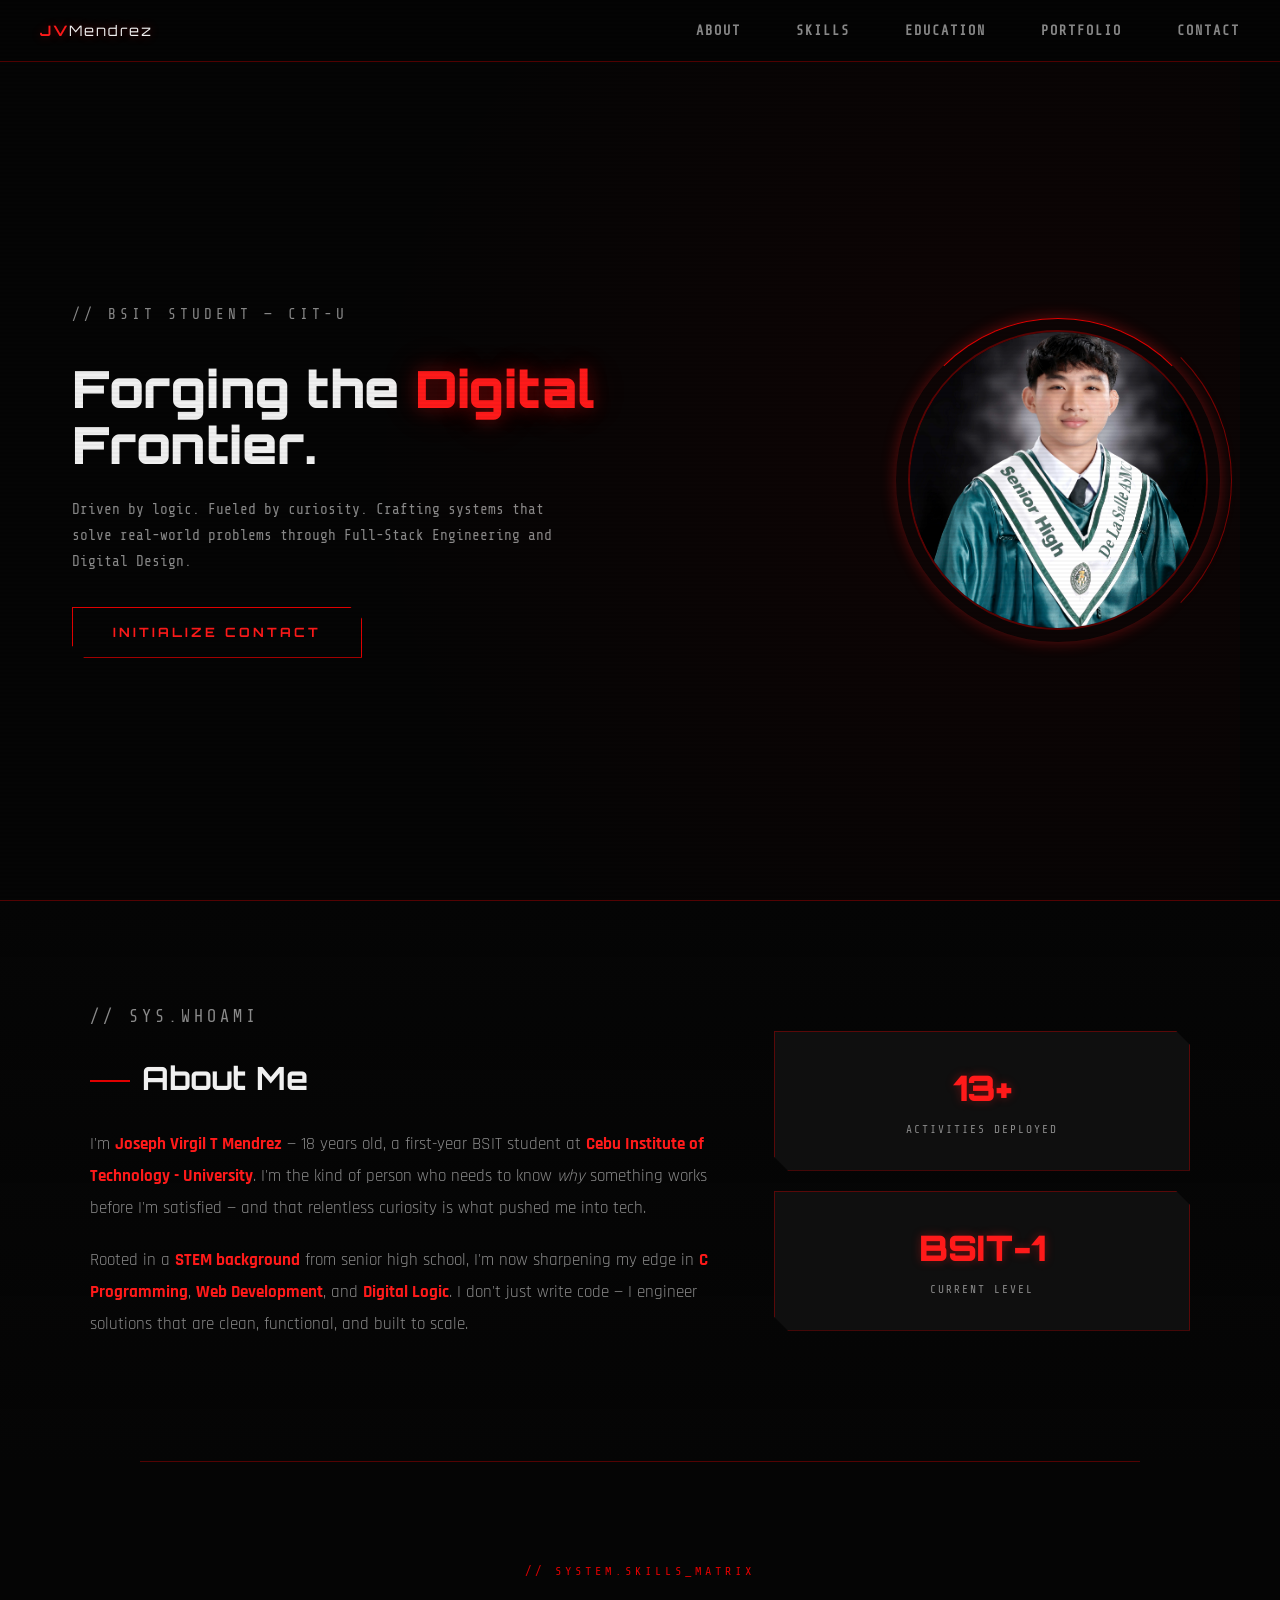
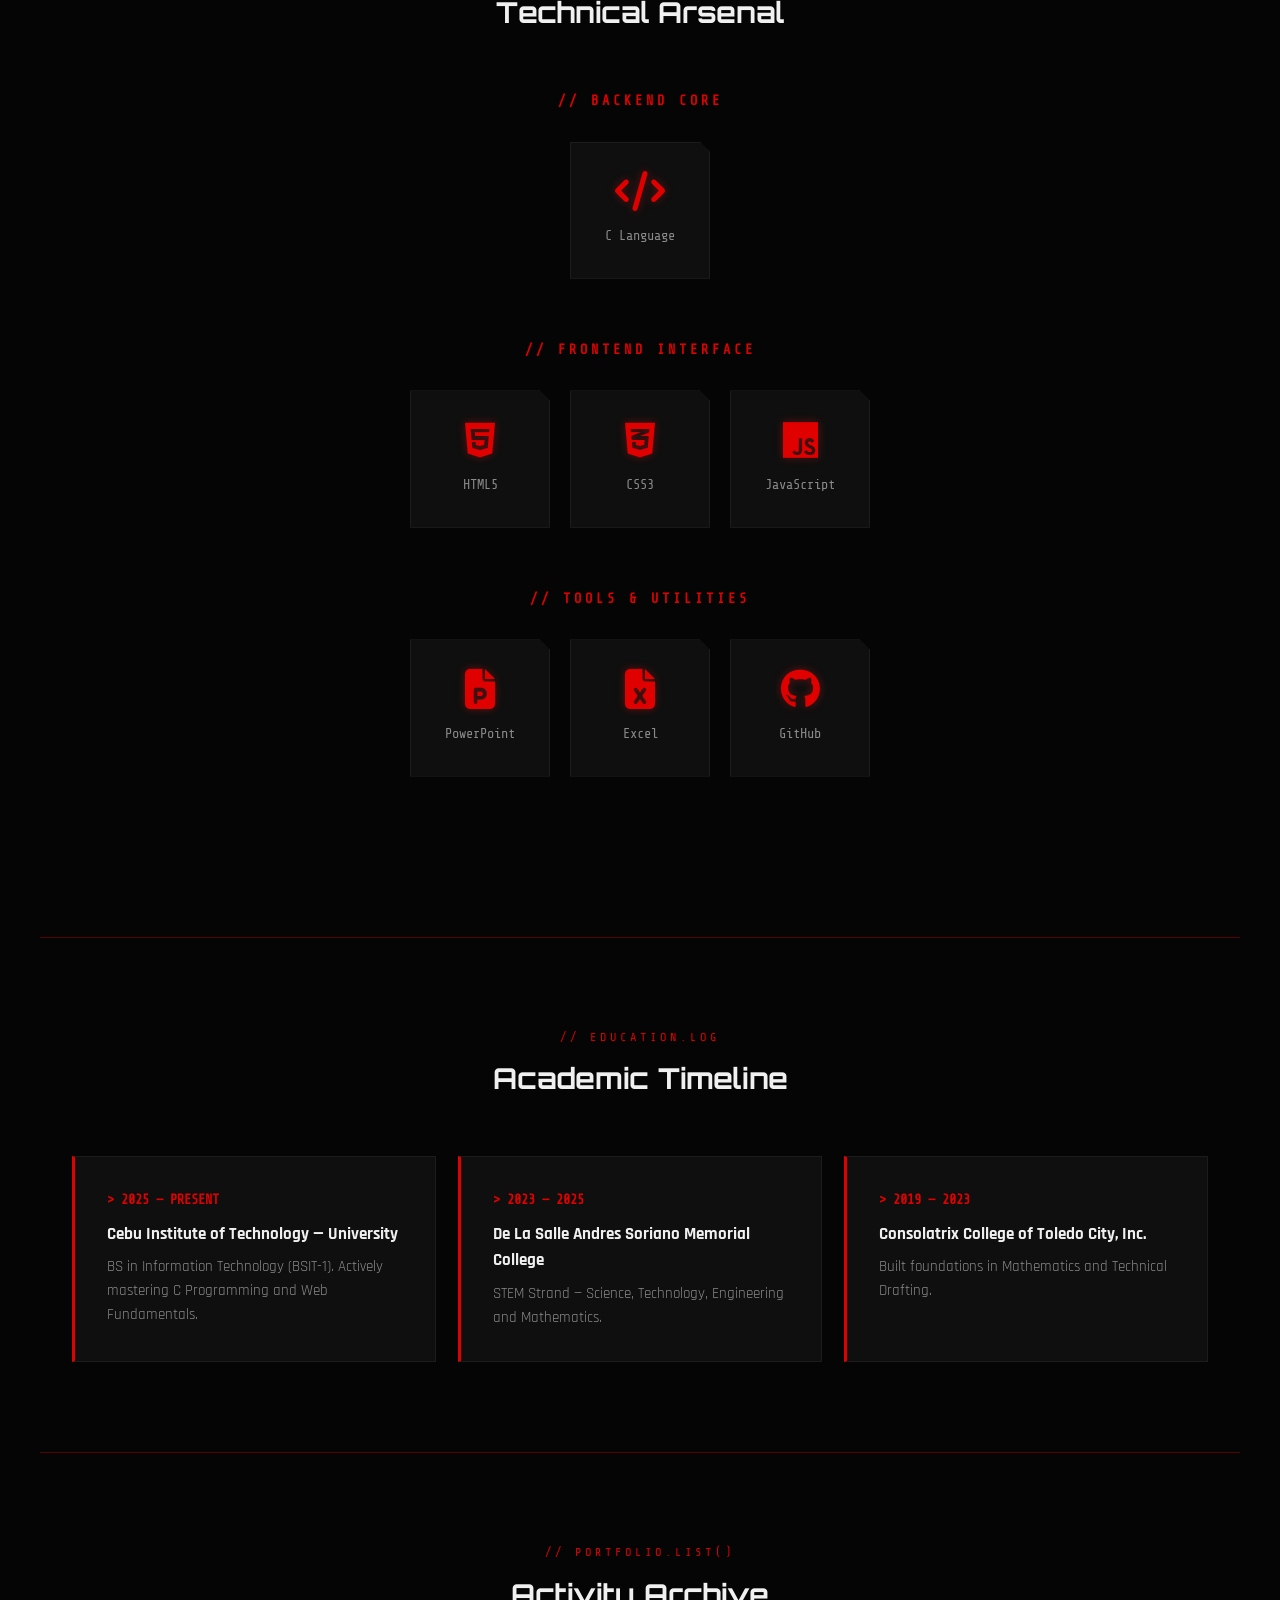
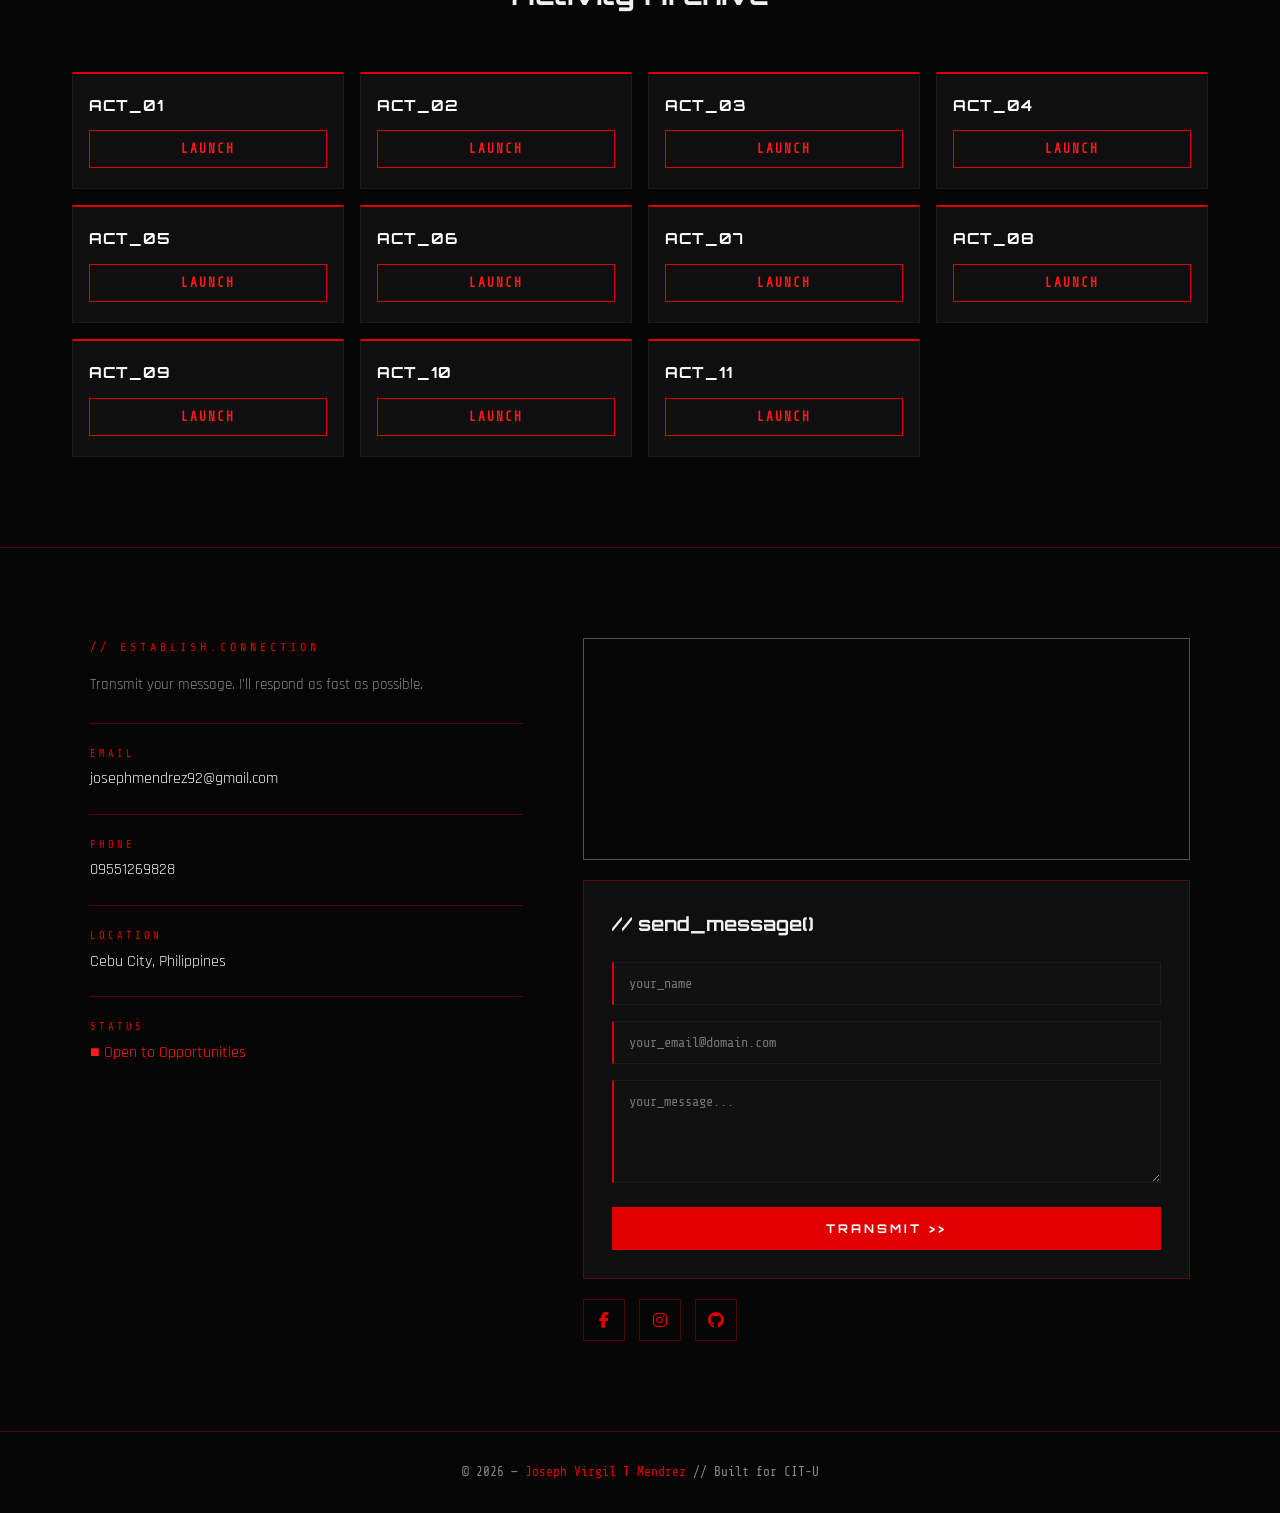
<file: index.html>
<!DOCTYPE html>
<html lang="en">
<head>
    <meta charset="UTF-8">
    <meta name="viewport" content="width=device-width, initial-scale=1.0">
    <title>Joseph Virgil T Mendrez | Portfolio</title>
    <link href="https://fonts.googleapis.com/css2?family=Share+Tech+Mono&family=Rajdhani:wght@400;600;700&family=Orbitron:wght@700;900&display=swap" rel="stylesheet">
    <link rel="stylesheet" href="https://cdnjs.cloudflare.com/ajax/libs/font-awesome/6.4.2/css/all.min.css">
    <style>
        *{margin:0;padding:0;box-sizing:border-box;}

        :root{
            --bg:#050505;
            --surface:#0a0a0a;
            --surface2:#0f0f0f;
            --red:#e00000;
            --red-bright:#ff1a1a;
            --red-dim:rgba(220,0,0,0.18);
            --red-glow:rgba(255,26,26,0.35);
            --text:#f0f0f0;
            --text-dim:#8a8a8a;
            --border:#1c1c1c;
            --border-red:rgba(200,0,0,0.4);
        }

        html{scroll-behavior:smooth;}

        body{
            font-family:'Rajdhani',sans-serif;
            background:var(--bg);
            color:var(--text);
            line-height:1.6;
            overflow-x:hidden;
        }

        /* scanline overlay */
        body::before{
            content:'';
            position:fixed;
            inset:0;
            background:repeating-linear-gradient(0deg,transparent,transparent 2px,rgba(0,0,0,0.03) 2px,rgba(0,0,0,0.03) 4px);
            pointer-events:none;
            z-index:9999;
        }

        /* corner cut mixin via clip-path */
        .cyber-cut{
            clip-path:polygon(0 0,calc(100% - 16px) 0,100% 16px,100% 100%,16px 100%,0 calc(100% - 16px));
        }

        /* NAVBAR */
        .navbar{
            position:fixed;top:0;width:100%;
            background:rgba(5,5,5,0.96);
            backdrop-filter:blur(14px);
            border-bottom:1px solid var(--border-red);
            z-index:1000;padding:1.1rem 2rem;
        }

        .nav-container{
            max-width:1200px;margin:auto;
            display:flex;justify-content:space-between;align-items:center;
        }

        .logo{
            font-family:'Orbitron',monospace;
            font-size:0.9rem;font-weight:700;
            color:var(--red-bright);
            letter-spacing:2px;
            text-shadow:0 0 10px var(--red-glow);
        }

        .logo span{color:var(--text);font-weight:400;}

        .nav-links{list-style:none;display:flex;gap:2rem;}

        .nav-links a{
            text-decoration:none;
            color:var(--text-dim);
            font-size:0.85rem;font-weight:600;
            letter-spacing:2px;text-transform:uppercase;
            font-family:'Share Tech Mono',monospace;
            transition:.3s;position:relative;
        }

        .nav-links a::before{
            content:'//';
            color:var(--red);
            margin-right:5px;
            opacity:0;transition:.3s;
        }

        .nav-links a:hover{color:var(--red-bright);}
        .nav-links a:hover::before{opacity:1;}

        /* HERO */
        .hero{
            min-height:100vh;max-width:1200px;margin:auto;
            display:flex;justify-content:space-between;align-items:center;
            padding:120px 2rem 60px;gap:40px;
        }

        .sub-headline{
            font-family:'Share Tech Mono',monospace;
            color:var(--red);letter-spacing:4px;
            text-transform:uppercase;margin-bottom:1rem;
            font-size:0.85rem;
        }

        .main-headline{
            font-family:'Orbitron',monospace;
            font-size:3.2rem;line-height:1.1;
            font-weight:900;margin-bottom:1.5rem;
        }

        .glow-text{
            color:var(--red-bright);
            text-shadow:0 0 18px var(--red-glow),0 0 40px rgba(220,0,0,0.2);
        }

        .hero-content p{
            color:var(--text-dim);font-size:1.05rem;
            max-width:480px;margin-bottom:2rem;
            font-family:'Share Tech Mono',monospace;
            font-size:0.9rem;line-height:1.8;
        }

        .btn-primary{
            display:inline-block;text-decoration:none;
            background:transparent;
            color:var(--red-bright);
            border:1px solid var(--red);
            padding:0.9rem 2.5rem;
            font-family:'Orbitron',monospace;
            font-size:0.8rem;font-weight:700;
            letter-spacing:3px;text-transform:uppercase;
            clip-path:polygon(0 0,calc(100% - 12px) 0,100% 12px,100% 100%,12px 100%,0 calc(100% - 12px));
            transition:.3s;position:relative;
        }

        .btn-primary::before{
            content:'';position:absolute;inset:0;
            background:var(--red-dim);
            clip-path:polygon(0 0,calc(100% - 12px) 0,100% 12px,100% 100%,12px 100%,0 calc(100% - 12px));
            opacity:0;transition:.3s;
        }

        .btn-primary:hover{
            box-shadow:0 0 25px var(--red-glow);
            text-shadow:0 0 8px var(--red-glow);
        }

        .btn-primary:hover::before{opacity:1;}

        /* hero image */
        .image-wrapper{
            position:relative;
            width:300px;height:300px;flex-shrink:0;
        }

        .image-wrapper::before,
        .image-wrapper::after{
            content:'';position:absolute;
            border:1px solid var(--red);
            border-radius:50%;animation:spin 8s linear infinite;
        }

        .image-wrapper::before{
            inset:-12px;
            border-color:var(--red) transparent transparent transparent;
            box-shadow:0 0 15px var(--red-glow);
        }

        .image-wrapper::after{
            inset:-24px;
            border-color:transparent var(--red) transparent transparent;
            animation-direction:reverse;
            animation-duration:12s;
            opacity:.5;
        }

        @keyframes spin{to{transform:rotate(360deg);}}

        .image-inner{
            width:100%;height:100%;border-radius:50%;
            border:2px solid var(--border-red);
            overflow:hidden;
            position:relative;z-index:1;
        }

        .image-inner img{
            width:100%;height:100%;object-fit:cover;
            filter:grayscale(20%) contrast(1.1);
        }

        /* SECTION LABELS */
        .section-label-top{
            font-family:'Share Tech Mono',monospace;
            font-size:0.75rem;letter-spacing:4px;
            color:var(--red);text-transform:uppercase;
            margin-bottom:0.5rem;
        }

        .section-title{
            font-family:'Orbitron',monospace;
            font-size:2rem;margin-bottom:25px;
            font-weight:700;
        }

        .section-title-center{
            font-family:'Orbitron',monospace;
            font-size:1.8rem;text-align:center;
            margin-bottom:55px;font-weight:700;
        }

        .title-bar{
            display:inline-block;width:40px;height:2px;
            background:var(--red);margin-right:12px;vertical-align:middle;
        }

        /* ABOUT */
        .about-section{
            padding:100px 2rem;
            background:linear-gradient(to bottom,var(--bg),#08020202);
            border-top:1px solid var(--border-red);
        }

        .about-container{
            max-width:1100px;margin:auto;
            display:grid;grid-template-columns:1.5fr 1fr;
            gap:60px;align-items:center;
        }

        .about-text p{
            color:var(--text-dim);margin-bottom:20px;
            font-size:1.05rem;line-height:1.9;
        }

        .about-text strong{color:var(--red-bright);}

        .about-stats{display:grid;gap:20px;}

        .stat-card{
            background:var(--surface2);
            border:1px solid var(--border-red);
            padding:28px;border-radius:0;
            clip-path:polygon(0 0,calc(100% - 14px) 0,100% 14px,100% 100%,14px 100%,0 calc(100% - 14px));
            text-align:center;transition:.3s;
        }

        .stat-card:hover{
            border-color:var(--red-bright);
            box-shadow:0 0 20px var(--red-glow),inset 0 0 20px rgba(220,0,0,0.05);
        }

        .stat-value{
            display:block;
            font-family:'Orbitron',monospace;
            font-size:2.2rem;font-weight:900;
            color:var(--red-bright);
            text-shadow:0 0 10px var(--red-glow);
        }

        .stat-label{
            color:var(--text-dim);font-size:0.7rem;
            font-family:'Share Tech Mono',monospace;
            text-transform:uppercase;letter-spacing:2px;
        }

        /* SKILLS */
        .skills-section{
            padding:100px 2rem;max-width:1000px;margin:auto;
            border-top:1px solid var(--border-red);
        }

        .skills-category{margin-bottom:60px;text-align:center;}

        .skills-category h3{
            color:var(--red);margin-bottom:30px;
            letter-spacing:4px;text-transform:uppercase;
            font-family:'Share Tech Mono',monospace;font-size:0.85rem;
        }

        .skills-grid{
            display:flex;justify-content:center;flex-wrap:wrap;gap:20px;
        }

        .skill-card{
            width:140px;
            background:var(--surface2);
            border:1px solid var(--border);
            border-radius:0;
            clip-path:polygon(0 0,calc(100% - 10px) 0,100% 10px,100% 100%,0 100%);
            padding:1.8rem 1rem;text-align:center;transition:.4s;
        }

        .skill-card:hover{
            border-color:var(--red);
            box-shadow:0 0 18px var(--red-glow),inset 0 0 15px rgba(220,0,0,0.05);
            transform:translateY(-6px);
        }

        .skill-card i{
            font-size:2.5rem;color:var(--red);
            margin-bottom:12px;display:block;
            text-shadow:0 0 8px var(--red-glow);
        }

        .skill-card span{
            color:var(--text-dim);font-size:0.85rem;
            font-family:'Share Tech Mono',monospace;
        }

        /* EDUCATION */
        .education-section{
            padding:90px 2rem;max-width:1200px;margin:auto;
            border-top:1px solid var(--border-red);
        }

        .education-grid{
            display:grid;grid-template-columns:repeat(auto-fit,minmax(280px,1fr));gap:22px;
        }

        .edu-card{
            background:var(--surface2);
            border:1px solid var(--border);
            border-left:3px solid var(--red);
            padding:2rem;transition:.3s;
        }

        .edu-card:hover{
            border-color:var(--red);
            border-left-color:var(--red-bright);
            box-shadow:0 0 18px var(--red-glow);
            transform:translateY(-4px);
        }

        .edu-year{
            display:block;
            font-family:'Share Tech Mono',monospace;
            color:var(--red);font-weight:700;
            margin-bottom:10px;font-size:0.85rem;
        }

        .school-name{font-weight:700;margin-bottom:8px;font-size:1.05rem;}

        .edu-details{color:var(--text-dim);font-size:0.92rem;}

        /* PORTFOLIO */
        .portfolio-section{
            padding:90px 2rem;max-width:1200px;margin:auto;
            border-top:1px solid var(--border-red);
        }

        .portfolio-grid{
            display:grid;grid-template-columns:repeat(4,1fr);gap:16px;
        }

        .portfolio-card{
            background:var(--surface2);
            border:1px solid var(--border);
            border-top:2px solid var(--red);
            padding:20px 16px;min-height:110px;
            display:flex;flex-direction:column;
            justify-content:space-between;transition:.3s;
            position:relative;overflow:hidden;
        }

        .portfolio-card::before{
            content:'';position:absolute;
            top:0;left:0;width:100%;height:1px;
            background:linear-gradient(90deg,transparent,var(--red),transparent);
            opacity:0;transition:.3s;
        }

        .portfolio-card:hover{
            border-color:var(--red);
            box-shadow:0 0 18px rgba(220,0,0,0.15);
            transform:translateY(-4px);
        }

        .portfolio-card:hover::before{opacity:1;}

        .portfolio-card h3{
            font-size:0.95rem;color:white;
            font-family:'Orbitron',monospace;
            font-weight:700;margin-bottom:12px;
            letter-spacing:1px;
        }

        .portfolio-card p{display:none;}

        .view-btn{
            display:inline-block;width:100%;
            padding:8px 0;border-radius:0;
            background:transparent;
            border:1px solid var(--red);
            color:var(--red-bright);
            text-decoration:none;
            font-family:'Share Tech Mono',monospace;
            font-size:0.8rem;font-weight:700;
            text-align:center;letter-spacing:2px;
            transition:.3s;
        }

        .view-btn:hover{
            background:var(--red-dim);
            box-shadow:0 0 10px var(--red-glow);
        }

        /* CONTACT */
        .contact-section{
            padding:90px 2rem;
            border-top:1px solid var(--border-red);
        }

        .contact-container{
            max-width:1100px;margin:auto;
            display:grid;grid-template-columns:1fr 1.4fr;gap:60px;
        }

        .contact-label{
            font-family:'Share Tech Mono',monospace;
            font-size:0.75rem;letter-spacing:4px;
            color:var(--red);text-transform:uppercase;margin-bottom:16px;
        }

        .contact-description{
            color:var(--text-dim);font-size:0.95rem;margin-bottom:25px;
        }

        .contact-divider{border:none;border-top:1px solid var(--border-red);margin:12px 0;}

        .contact-info-item{display:flex;flex-direction:column;padding:10px 0;}

        .info-label{
            font-family:'Share Tech Mono',monospace;
            font-size:0.65rem;letter-spacing:3px;
            color:var(--red);text-transform:uppercase;margin-bottom:4px;
        }

        .info-value{font-size:1rem;color:var(--text);}

        .map-wrapper{
            border:1px solid var(--border-red);margin-bottom:20px;
            filter:grayscale(1) invert(0.9) hue-rotate(130deg);
        }

        .message-box{
            background:var(--surface2);
            border:1px solid var(--border-red);
            padding:28px;margin:0 0 20px;
        }

        .message-box h3{
            font-family:'Orbitron',monospace;
            font-size:1.2rem;font-weight:700;
            color:var(--text);margin-bottom:22px;
        }

        .contact-form input,
        .contact-form textarea{
            width:100%;
            background:#111;
            border:1px solid var(--border);
            border-left:2px solid var(--red);
            color:white;padding:13px 15px;
            margin-bottom:1rem;
            font-family:'Share Tech Mono',monospace;
            font-size:0.85rem;outline:none;transition:.3s;
        }

        .contact-form input:focus,
        .contact-form textarea:focus{
            border-color:var(--red);
            box-shadow:0 0 10px var(--red-glow);
        }

        .send-btn{
            background:var(--red);color:white;
            font-family:'Orbitron',monospace;
            font-weight:700;letter-spacing:3px;
            padding:14px 30px;border:none;
            cursor:pointer;transition:.3s;
            font-size:0.75rem;width:100%;
        }

        .send-btn:hover{
            background:var(--red-bright);
            box-shadow:0 0 20px var(--red-glow);
        }

        .social-links{display:flex;gap:14px;margin-top:16px;}

        .social-icon{
            display:flex;align-items:center;justify-content:center;
            width:42px;height:42px;
            border:1px solid var(--border-red);
            color:var(--red);font-size:1rem;
            text-decoration:none;transition:.3s;
        }

        .social-icon:hover{
            border-color:var(--red-bright);color:var(--red-bright);
            box-shadow:0 0 12px var(--red-glow);
            transform:translateY(-3px);
        }

        /* FOOTER */
        footer{
            text-align:center;padding:30px 2rem;
            border-top:1px solid var(--border-red);
            color:var(--text-dim);
            font-family:'Share Tech Mono',monospace;font-size:0.8rem;
        }

        footer span{color:var(--red);}

        /* DECORATIVE HEX GRID BG */
        .hero{position:relative;}
        .hero::before{
            content:'';position:absolute;
            inset:0;
            background-image:radial-gradient(circle at 80% 50%, rgba(180,0,0,0.06) 0%, transparent 60%);
            pointer-events:none;
        }

        /* glitch animation on logo */
        @keyframes glitch{
            0%,100%{text-shadow:0 0 10px var(--red-glow);}
            25%{text-shadow:-2px 0 8px #ff0000,2px 0 8px #ff0000;}
            50%{text-shadow:2px 0 12px #ff4444,-2px 0 12px #ff4444;}
            75%{text-shadow:0 0 10px var(--red-glow);}
        }

        .logo{animation:glitch 4s infinite;}

        /* RESPONSIVE */
        @media(max-width:900px){
            .hero{flex-direction:column-reverse;text-align:center;padding:140px 2rem 60px;}
            .about-container,.contact-container{grid-template-columns:1fr;}
            .about-stats{grid-template-columns:1fr 1fr;}
            .main-headline{font-size:2.2rem;}
            .image-wrapper{width:240px;height:240px;margin-bottom:2rem;}
            .nav-links{display:none;}
            .portfolio-grid{grid-template-columns:repeat(2,1fr);}
        }

        @media(max-width:500px){
            .portfolio-grid{grid-template-columns:1fr;}
            .about-stats{grid-template-columns:1fr;}
        }
    </style>
</head>
<body>

<!-- NAVBAR -->
<nav class="navbar">
    <div class="nav-container">
        <div class="logo">JV<span>Mendrez</span></div>
        <ul class="nav-links">
            <li><a href="#about">About</a></li>
            <li><a href="#skills">Skills</a></li>
            <li><a href="#education">Education</a></li>
            <li><a href="#portfolio">Portfolio</a></li>
            <li><a href="#contact">Contact</a></li>
        </ul>
    </div>
</nav>

<!-- HERO -->
<header class="hero" id="home">
    <div class="hero-content">
        <p class="sub-headline">// BSIT Student — CIT-U</p>
        <h1 class="main-headline">Forging the <span class="glow-text">Digital</span><br>Frontier.</h1>
        <p>Driven by logic. Fueled by curiosity. Crafting systems that solve real-world problems through Full-Stack Engineering and Digital Design.</p>
        <a href="#contact" class="btn-primary">Initialize Contact</a>
    </div>

    <div class="hero-image">
        <div class="image-wrapper">
            <div class="image-inner">
                <img src="images/j.jpg" alt="Joseph Vi                                                                     rgil T Mendrez">
            </div>
        </div>
    </div>
</header>

<!-- ABOUT -->
<section id="about" class="about-section">
    <div class="about-container">
        <div class="about-text">
            <p class="section-label-top">// sys.whoami</p>
            <h2 class="section-title"><span class="title-bar"></span>About Me</h2>
            <p>
                I'm <strong>Joseph Virgil T Mendrez</strong> — 18 years old, a first-year BSIT student at 
                <strong>Cebu Institute of Technology - University</strong>. 
                I'm the kind of person who needs to know <em>why</em> something works before I'm satisfied — 
                and that relentless curiosity is what pushed me into tech.
            </p>
            <p>
                Rooted in a <strong>STEM background</strong> from senior high school, I'm now sharpening my edge in 
                <strong>C Programming</strong>, <strong>Web Development</strong>, and <strong>Digital Logic</strong>. 
                I don't just write code — I engineer solutions that are clean, functional, and built to scale.
            </p>
        </div>

        <div class="about-stats">
            <div class="stat-card">
                <span class="stat-value">13+</span>
                <span class="stat-label">Activities Deployed</span>
            </div>
            <div class="stat-card">
                <span class="stat-value">BSIT-1</span>
                <span class="stat-label">Current Level</span>
            </div>
        </div>
    </div>
</section>

<!-- SKILLS -->
<section id="skills" class="skills-section">
    <p class="section-label-top" style="text-align:center;">// system.skills_matrix</p>
    <h2 class="section-title-center">Technical Arsenal</h2>

    <div class="skills-category">
        <h3>// Backend Core</h3>
        <div class="skills-grid">
            <div class="skill-card"><i class="fas fa-code"></i><span>C Language</span></div>
        </div>
    </div>

    <div class="skills-category">
        <h3>// Frontend Interface</h3>
        <div class="skills-grid">
            <div class="skill-card"><i class="fab fa-html5"></i><span>HTML5</span></div>
            <div class="skill-card"><i class="fab fa-css3-alt"></i><span>CSS3</span></div>
            <div class="skill-card"><i class="fab fa-js"></i><span>JavaScript</span></div>
        </div>
    </div>

    <div class="skills-category">
        <h3>// Tools & Utilities</h3>
        <div class="skills-grid">
            <div class="skill-card"><i class="fas fa-file-powerpoint"></i><span>PowerPoint</span></div>
            <div class="skill-card"><i class="fas fa-file-excel"></i><span>Excel</span></div>
            <div class="skill-card"><i class="fab fa-github"></i><span>GitHub</span></div>
        </div>
    </div>
</section>

<!-- EDUCATION -->
<section id="education" class="education-section">
    <p class="section-label-top" style="text-align:center;">// education.log</p>
    <h2 class="section-title-center">Academic Timeline</h2>
    <div class="education-grid">

        <div class="edu-card">
            <span class="edu-year">&gt; 2025 — PRESENT</span>
            <p class="school-name">Cebu Institute of Technology — University</p>
            <p class="edu-details">BS in Information Technology (BSIT-1). Actively mastering C Programming and Web Fundamentals.</p>
        </div>

        <div class="edu-card">
            <span class="edu-year">&gt; 2023 — 2025</span>
            <p class="school-name">De La Salle Andres Soriano Memorial College</p>
            <p class="edu-details">STEM Strand — Science, Technology, Engineering and Mathematics.</p>
        </div>

        <div class="edu-card">
            <span class="edu-year">&gt; 2019 — 2023</span>
            <p class="school-name">Consolatrix College of Toledo City, Inc.</p>
            <p class="edu-details">Built foundations in Mathematics and Technical Drafting.</p>
        </div>

    </div>
</section>

<!-- PORTFOLIO -->
<section id="portfolio" class="portfolio-section">
    <p class="section-label-top" style="text-align:center;">// portfolio.list()</p>
    <h2 class="section-title-center">Activity Archive</h2>

    <div class="portfolio-grid">
        <div class="portfolio-card"><h3>ACT_01</h3><p>C Programming</p><a href="activities/activity1.html" target="_blank" class="view-btn">LAUNCH</a></div>
        <div class="portfolio-card"><h3>ACT_02</h3><p>Web Dev</p><a href="activities/activity2.html" target="_blank" class="view-btn">LAUNCH</a></div>
        <div class="portfolio-card"><h3>ACT_03</h3><p>Logic Design</p><a href="activities/activity3.html" target="_blank" class="view-btn">LAUNCH</a></div>
        <div class="portfolio-card"><h3>ACT_04</h3><p>UI Design</p><a href="activities/activity4.html" target="_blank" class="view-btn">LAUNCH</a></div>
        <div class="portfolio-card"><h3>ACT_05</h3><p>C Application</p><a href="activities/activity5.html" target="_blank" class="view-btn">LAUNCH</a></div>
        <div class="portfolio-card"><h3>ACT_06</h3><p>Static Website</p><a href="activities/home.html" target="_blank" class="view-btn">LAUNCH</a></div>
        <div class="portfolio-card"><h3>ACT_07</h3><p>Binary Adder</p><a href="activities/activity7.html" target="_blank" class="view-btn">LAUNCH</a></div>
        <div class="portfolio-card"><h3>ACT_08</h3><p>Portfolio v1</p><a href="activities/activity8.html" target="_blank" class="view-btn">LAUNCH</a></div>
        <div class="portfolio-card"><h3>ACT_09</h3><p>JavaScript Tool</p><a href="activities/activity9.html" target="_blank" class="view-btn">LAUNCH</a></div>
        <div class="portfolio-card"><h3>ACT_10</h3><p>Database Concept</p><a href="activities/activity10.html" target="_blank" class="view-btn">LAUNCH</a></div>
        <div class="portfolio-card"><h3>ACT_11</h3><p>Responsive Design</p><a href="activities/activityfor11.html" target="_blank" class="view-btn">LAUNCH</a></div>
    </div>
</section>

<!-- CONTACT -->
<section id="contact" class="contact-section">
    <div class="contact-container">

        <div class="contact-left">
            <p class="contact-label">// establish.connection</p>
            <p class="contact-description">Transmit your message. I'll respond as fast as possible.</p>

            <hr class="contact-divider">
            <div class="contact-info-item">
                <span class="info-label">EMAIL</span>
                <span class="info-value">josephmendrez92@gmail.com</span>
            </div>
            <hr class="contact-divider">
            <div class="contact-info-item">
                <span class="info-label">PHONE</span>
                <span class="info-value">09551269828</span>
            </div>
            <hr class="contact-divider">
            <div class="contact-info-item">
                <span class="info-label">LOCATION</span>
                <span class="info-value">Cebu City, Philippines</span>
            </div>
            <hr class="contact-divider">
            <div class="contact-info-item">
                <span class="info-label">STATUS</span>
                <span class="info-value" style="color:var(--red-bright);">&#9632; Open to Opportunities</span>
            </div>
        </div>

        <div class="contact-right">
            <div class="map-wrapper">
                <iframe
                    src="https://www.google.com/maps?q=10.35027,123.6674&hl=en&z=15&output=embed"
                    width="100%" height="220"
                    style="border:0;display:block;"
                    loading="lazy">
                </iframe>
            </div>

            <div class="message-box">
                <h3>// send_message()</h3>
                <form class="contact-form">
                    <input type="text" placeholder="your_name" required>
                    <input type="email" placeholder="your_email@domain.com" required>
                    <textarea placeholder="your_message..." rows="5" required></textarea>
                    <button type="submit" class="send-btn">TRANSMIT &gt;&gt;</button>
                </form>
            </div>

            <div class="social-links">
                <a href="https://facebook.com" class="social-icon" target="_blank"><i class="fab fa-facebook-f"></i></a>
                <a href="https://instagram.com" class="social-icon" target="_blank"><i class="fab fa-instagram"></i></a>
                <a href="https://github.com" class="social-icon" target="_blank"><i class="fab fa-github"></i></a>
            </div>
        </div>

    </div>
</section>

<!-- FOOTER -->
<footer>
    <p>&copy; 2026 — <span>Joseph Virgil T Mendrez</span> // Built for CIT-U</p>
</footer>

</body>
</html>
</file>
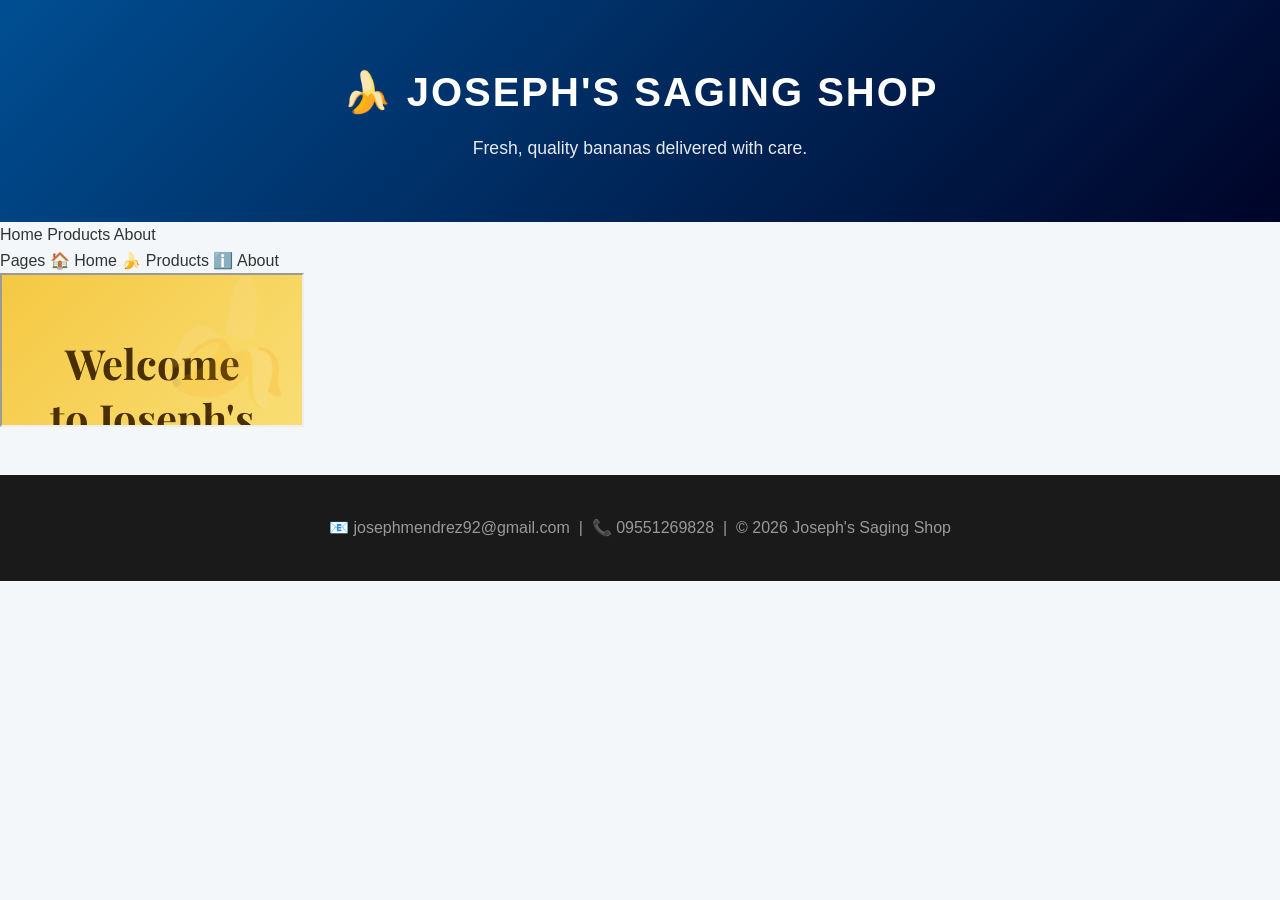
<file: activities/index.html>
<!DOCTYPE html>
<html lang="en">
<head>
    <meta charset="UTF-8">
    <title>Joseph's Saging Shop</title>
    <link href="https://fonts.googleapis.com/css2?family=Playfair+Display:wght@700&family=Lato:wght@400;600&display=swap" rel="stylesheet">
    <link rel="stylesheet" href="style.css">
</head>
<body>

    <!-- Header -->
    <div class="header">
        <h1>🍌 Joseph's Saging Shop</h1>
        <p>Fresh, quality bananas delivered with care.</p>
    </div>

    <!-- Navbar -->
    <div id="nav">
        <a class="active" onclick="showPage('home.html', this)">Home</a>
        <a onclick="showPage('products.html', this)">Products</a>
        <a onclick="showPage('about.html', this)">About</a>
    </div>

    <!-- Body -->
    <div class="body-wrapper">

        <!-- Sidebar -->
        <div class="sidebar">
            <span>Pages</span>
            <a class="active" id="sb-home" onclick="showPage('home.html', this, 'sb-home')">🏠 Home</a>
            <a id="sb-products" onclick="showPage('products.html', this, 'sb-products')">🍌 Products</a>
            <a id="sb-about" onclick="showPage('about.html', this, 'sb-about')">ℹ️ About</a>
        </div>

        <!-- iframe replaces the old show/hide divs -->
        <iframe
            id="mainframe"
            name="mainframe"
            src="home.html">
        </iframe>

    </div>

    <!-- Footer -->
    <div class="footer">
        <p>📧 josephmendrez92@gmail.com &nbsp;|&nbsp; 📞 09551269828 &nbsp;|&nbsp; &copy; 2026 Joseph's Saging Shop</p>
    </div>

    <script>
        function showPage(page, clicked, sidebarId) {
            // Load page into iframe
            document.getElementById('mainframe').src = page;

            // Update navbar active state
            document.querySelectorAll('#nav a').forEach(a => a.classList.remove('active'));

            // Update sidebar active state
            document.querySelectorAll('.sidebar a').forEach(a => a.classList.remove('active'));

            // Set active on clicked link
            if (clicked) clicked.classList.add('active');

            // Sync navbar and sidebar together
            const map = {
                'home.html':     { nav: 0, sb: 'sb-home' },
                'products.html': { nav: 1, sb: 'sb-products' },
                'about.html':    { nav: 2, sb: 'sb-about' }
            };
            if (map[page]) {
                document.querySelectorAll('#nav a')[map[page].nav].classList.add('active');
                document.getElementById(map[page].sb).classList.add('active');
            }
        }
    </script>

</body>
</html>
</file>
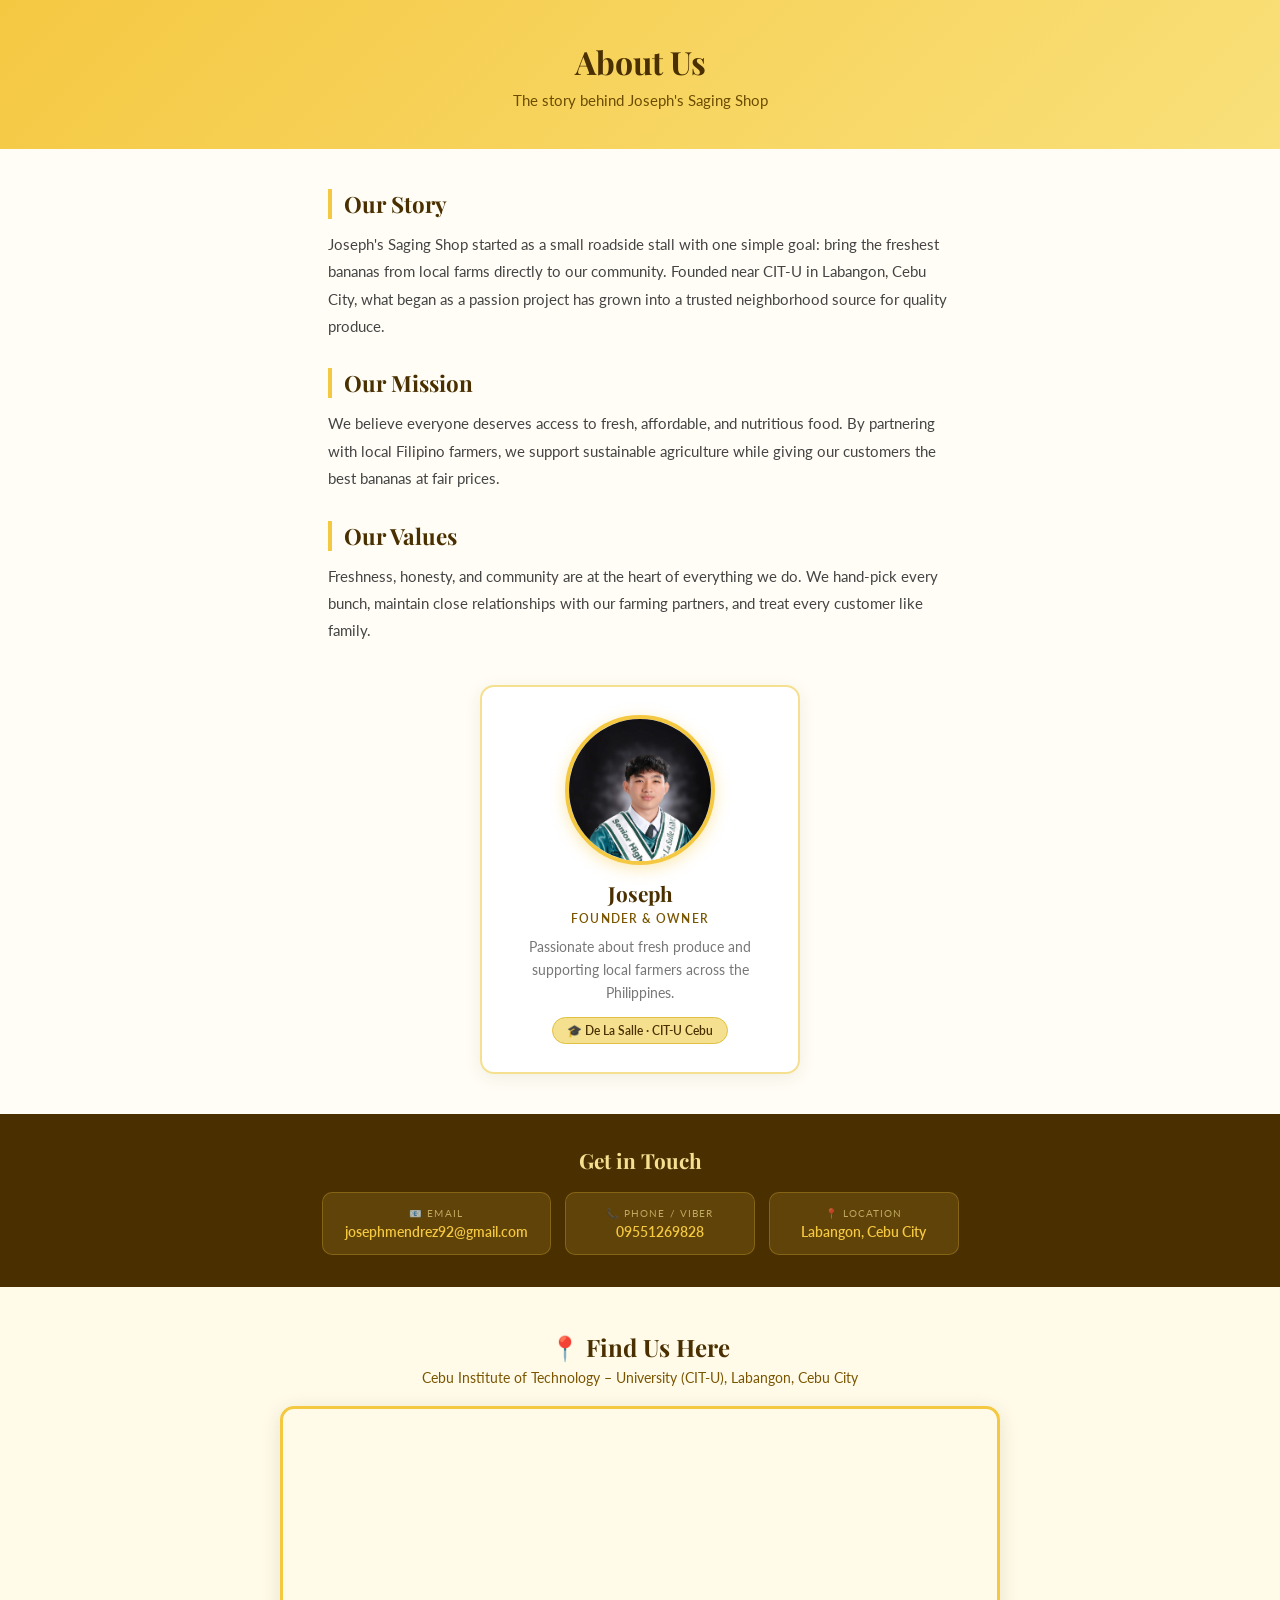
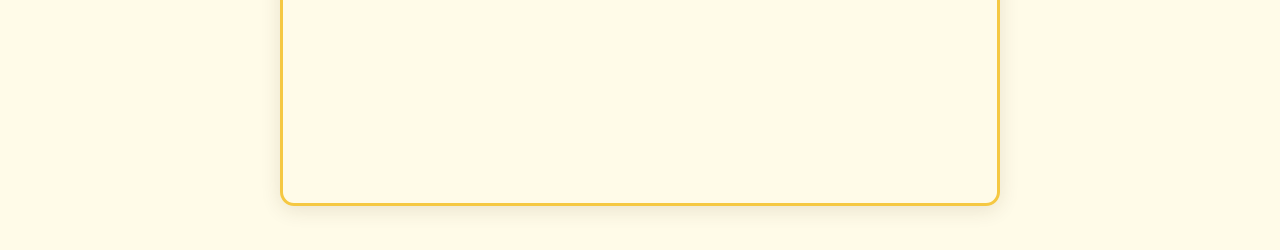
<file: activities/about.html>
<!DOCTYPE html>
<html lang="en">
<head>
    <meta charset="UTF-8">
    <title>About - Joseph's Saging Shop</title>
    <link href="https://fonts.googleapis.com/css2?family=Playfair+Display:wght@700&family=Lato:wght@400;600&display=swap" rel="stylesheet">
    <style>
        * { margin: 0; padding: 0; box-sizing: border-box; }
        body { font-family: 'Lato', sans-serif; background: #fffdf5; color: #2c2c2c; }

        .page-header {
            background: linear-gradient(135deg, #f5c842, #f9e07a);
            padding: 40px 30px;
            text-align: center;
        }
        .page-header h1 { font-family: 'Playfair Display', serif; font-size: 2em; color: #4a3000; margin-bottom: 8px; }
        .page-header p { color: #6b4c00; font-size: 0.95em; }

        .about-section {
            max-width: 680px;
            margin: 40px auto;
            padding: 0 28px;
        }
        .about-section h2 {
            font-family: 'Playfair Display', serif;
            font-size: 1.4em;
            color: #4a3000;
            margin-bottom: 12px;
            border-left: 4px solid #f5c842;
            padding-left: 12px;
        }
        .about-section p {
            font-size: 0.95em;
            line-height: 1.8;
            color: #444;
            margin-bottom: 28px;
        }

        /* Owner card with real photo */
        .team-card {
            background: #fff;
            border: 2px solid #f5e090;
            border-radius: 14px;
            padding: 28px 24px;
            text-align: center;
            max-width: 320px;
            margin: 0 auto 40px;
            box-shadow: 0 4px 18px rgba(74,48,0,0.08);
        }
        .team-card .owner-photo {
            width: 150px;
            height: 150px;
            border-radius: 50%;
            object-fit: cover;
            object-position: center top;
            border: 4px solid #f5c842;
            margin: 0 auto 14px;
            display: block;
            box-shadow: 0 4px 16px rgba(245,200,66,0.4);
        }
        .team-card h3 { font-family: 'Playfair Display', serif; font-size: 1.3em; color: #4a3000; margin-bottom: 4px; }
        .team-card .role {
            font-size: 0.76em;
            color: #7a5500;
            font-weight: 600;
            text-transform: uppercase;
            letter-spacing: 0.09em;
            margin-bottom: 10px;
        }
        .team-card p { font-size: 0.85em; color: #777; line-height: 1.7; }
        .school-badge {
            display: inline-block;
            background: #f5e090;
            color: #4a3000;
            font-size: 0.75em;
            font-weight: 600;
            padding: 5px 14px;
            border-radius: 20px;
            margin-top: 12px;
            border: 1px solid #e0c040;
        }

        /* Contact strip */
        .contact-strip {
            background: #4a3000;
            color: #f5e090;
            padding: 32px 30px;
            text-align: center;
        }
        .contact-strip h2 { font-family: 'Playfair Display', serif; font-size: 1.3em; margin-bottom: 18px; }
        .contact-items { display: flex; flex-wrap: wrap; gap: 14px; justify-content: center; }
        .contact-item {
            background: rgba(245,200,66,0.12);
            border: 1px solid rgba(245,200,66,0.25);
            border-radius: 10px;
            padding: 14px 22px;
            font-size: 0.9em;
            min-width: 190px;
        }
        .ci-label { font-size: 0.7em; text-transform: uppercase; letter-spacing: 0.1em; opacity: 0.65; margin-bottom: 4px; }
        .ci-val { font-weight: 600; color: #f5c842; word-break: break-all; }

        /* Map section */
        .map-section {
            padding: 44px 28px;
            background: #fffbe8;
            text-align: center;
        }
        .map-section h2 {
            font-family: 'Playfair Display', serif;
            font-size: 1.5em;
            color: #4a3000;
            margin-bottom: 6px;
        }
        .map-section .map-subtitle {
            font-size: 0.88em;
            color: #7a5500;
            margin-bottom: 20px;
        }
        .map-section iframe {
            width: 100%;
            max-width: 720px;
            height: 400px;
            border: 3px solid #f5c842;
            border-radius: 14px;
            display: block;
            margin: 0 auto;
            box-shadow: 0 4px 20px rgba(74,48,0,0.12);
        }
    </style>
</head>
<body>

    <div class="page-header">
        <h1>About Us</h1>
        <p>The story behind Joseph's Saging Shop</p>
    </div>

    <div class="about-section">
        <h2>Our Story</h2>
        <p>Joseph's Saging Shop started as a small roadside stall with one simple goal: bring the freshest bananas from local farms directly to our community. Founded near CIT-U in Labangon, Cebu City, what began as a passion project has grown into a trusted neighborhood source for quality produce.</p>

        <h2>Our Mission</h2>
        <p>We believe everyone deserves access to fresh, affordable, and nutritious food. By partnering with local Filipino farmers, we support sustainable agriculture while giving our customers the best bananas at fair prices.</p>

        <h2>Our Values</h2>
        <p>Freshness, honesty, and community are at the heart of everything we do. We hand-pick every bunch, maintain close relationships with our farming partners, and treat every customer like family.</p>
    </div>

    <!-- Owner card using Joseph's actual graduation photo -->
    <div class="team-card">
        <img
            src="images/joseph.jpg"
            alt="Joseph — Founder of Joseph's Saging Shop"
            class="owner-photo"
        >
        <h3>Joseph</h3>
        <div class="role">Founder &amp; Owner</div>
        <p>Passionate about fresh produce and supporting local farmers across the Philippines.</p>
        <span class="school-badge">🎓 De La Salle · CIT-U Cebu</span>
    </div>

    <!-- Contact info with real details -->
    <div class="contact-strip">
        <h2>Get in Touch</h2>
        <div class="contact-items">
            <div class="contact-item">
                <div class="ci-label">📧 Email</div>
                <div class="ci-val">josephmendrez92@gmail.com</div>
            </div>
            <div class="contact-item">
                <div class="ci-label">📞 Phone / Viber</div>
                <div class="ci-val">09551269828</div>
            </div>
            <div class="contact-item">
                <div class="ci-label">📍 Location</div>
                <div class="ci-val">Labangon, Cebu City</div>
            </div>
        </div>
    </div>

    <!-- Google Maps embed — CIT-U Cebu, Labangon, Cebu City -->
    <div class="map-section">
        <h2>📍 Find Us Here</h2>
        <p class="map-subtitle">Cebu Institute of Technology – University (CIT-U), Labangon, Cebu City</p>
        <iframe
            src="https://www.google.com/maps/embed?pb=!1m18!1m12!1m3!1d3925.1901530097286!2d123.88276817592773!3d10.297025689736328!2m3!1f0!2f0!3f0!3m2!1i1024!2i768!4f13.1!3m3!1m2!1s0x33a999b3831b3155%3A0x5a6b78ae6e3ba7aa!2sCebu%20Institute%20of%20Technology%20-%20University!5e0!3m2!1sen!2sph!4v1710000000000!5m2!1sen!2sph"
            allowfullscreen=""
            loading="lazy"
            referrerpolicy="no-referrer-when-downgrade"
            title="CIT-U Cebu Location Map">
        </iframe>
    </div>

</body>
</html>
</file>
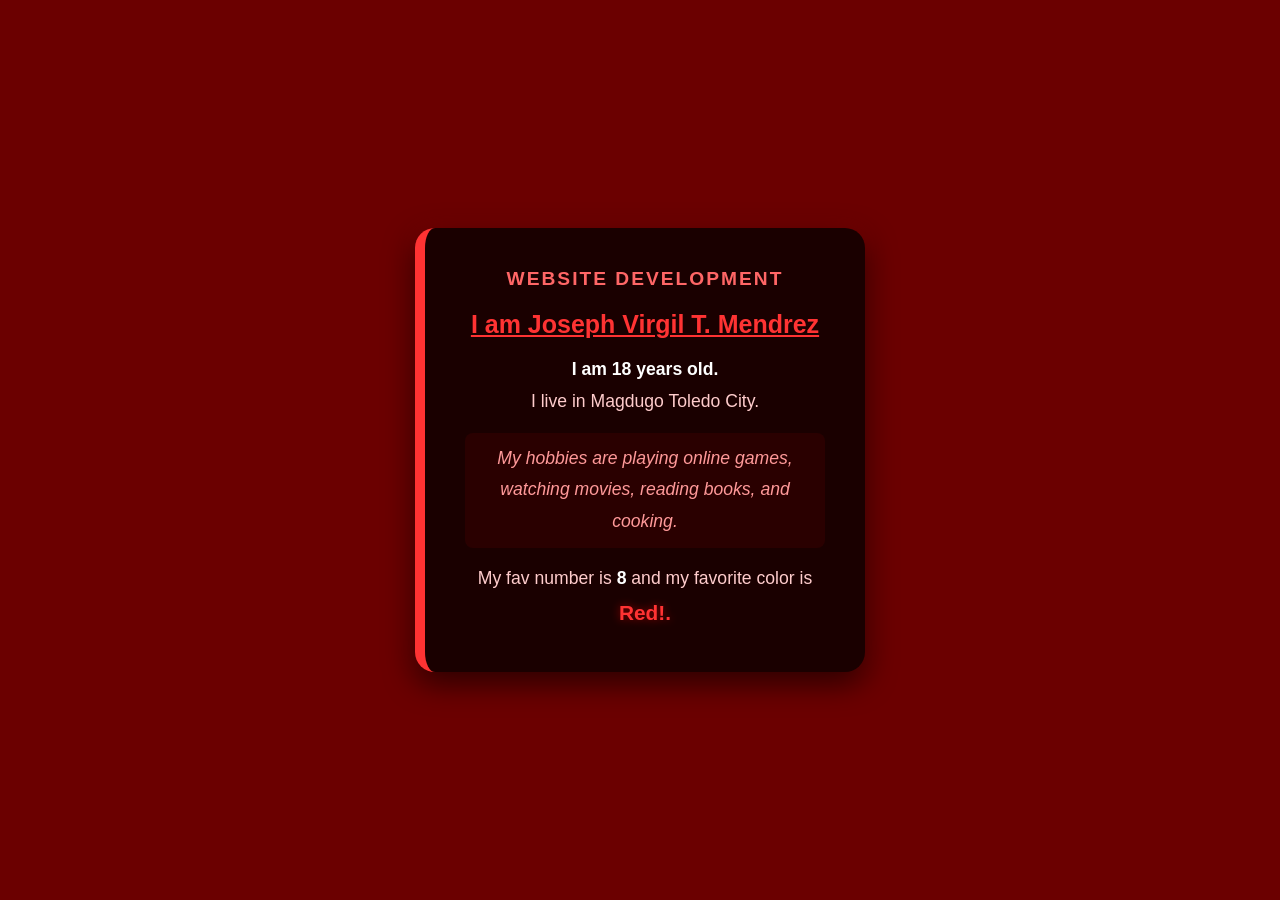
<file: activities/activity1.html>
<!DOCTYPE html>
<html lang="en">
<head>
    <meta charset="UTF-8">
    <meta name="viewport" content="width=device-width, initial-scale=1.0">
    <title>Activity 1</title>
    <link rel="stylesheet" href="activity1.css">
</head>
<body>

    <div class="profile-card">
        <h2>Website Development</h2>
        
        <p class="name">I am Joseph Virgil T. Mendrez</p>
        
        <div class="info">
            <p><b>I am 18 years old.</b></p>
            <p>I live in Magdugo Toledo City.</p>
            
            <p class="hobby-list">
                My hobbies are playing online games, watching movies, reading books, and cooking.
            </p>
            
            <p style="margin-top: 15px;">
                My fav number is <b>8</b> and my favorite color is <span class="highlight">Red!.</span>
            </p>
        </div>
    </div>

</body>
</html>
</file>
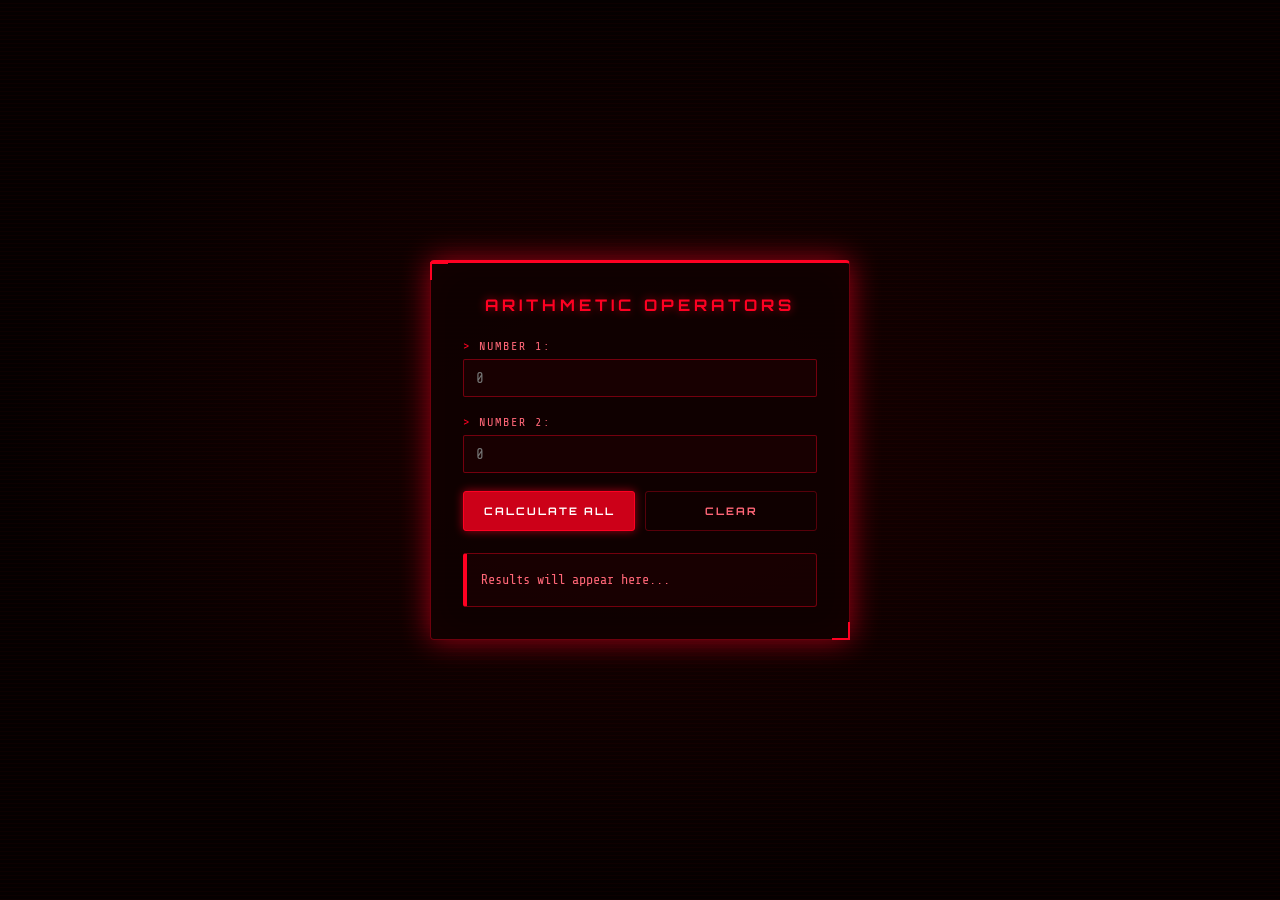
<file: activities/activity10.html>
<!DOCTYPE html>
<html lang="en">
<head>
    <meta charset="UTF-8">
    <meta name="viewport" content="width=device-width, initial-scale=1.0">
    <title>Activity 10</title>
    <link rel="stylesheet" href="activity10.css">
    <script src="script.js"></script>
</head>
<body>

    <div class="card">
        <h2>Arithmetic Operators</h2>
    
        <form id="sumForm">
            <label for="num1">Number 1:</label>
            <input type="text" id="num1" name="num1" placeholder="0">
    
            <label for="num2">Number 2:</label>
            <input type="text" id="num2" name="num2" placeholder="0">
    
            <div class="button-group">
                <button type="button" onclick="calculateAll()">Calculate All</button>
                <button type="button" onclick="clearFields()">Clear</button>
            </div>
        </form>
    
        <div id="resultDisplay">Results will appear here...</div>
    </div>

</body>
</html>
</file>
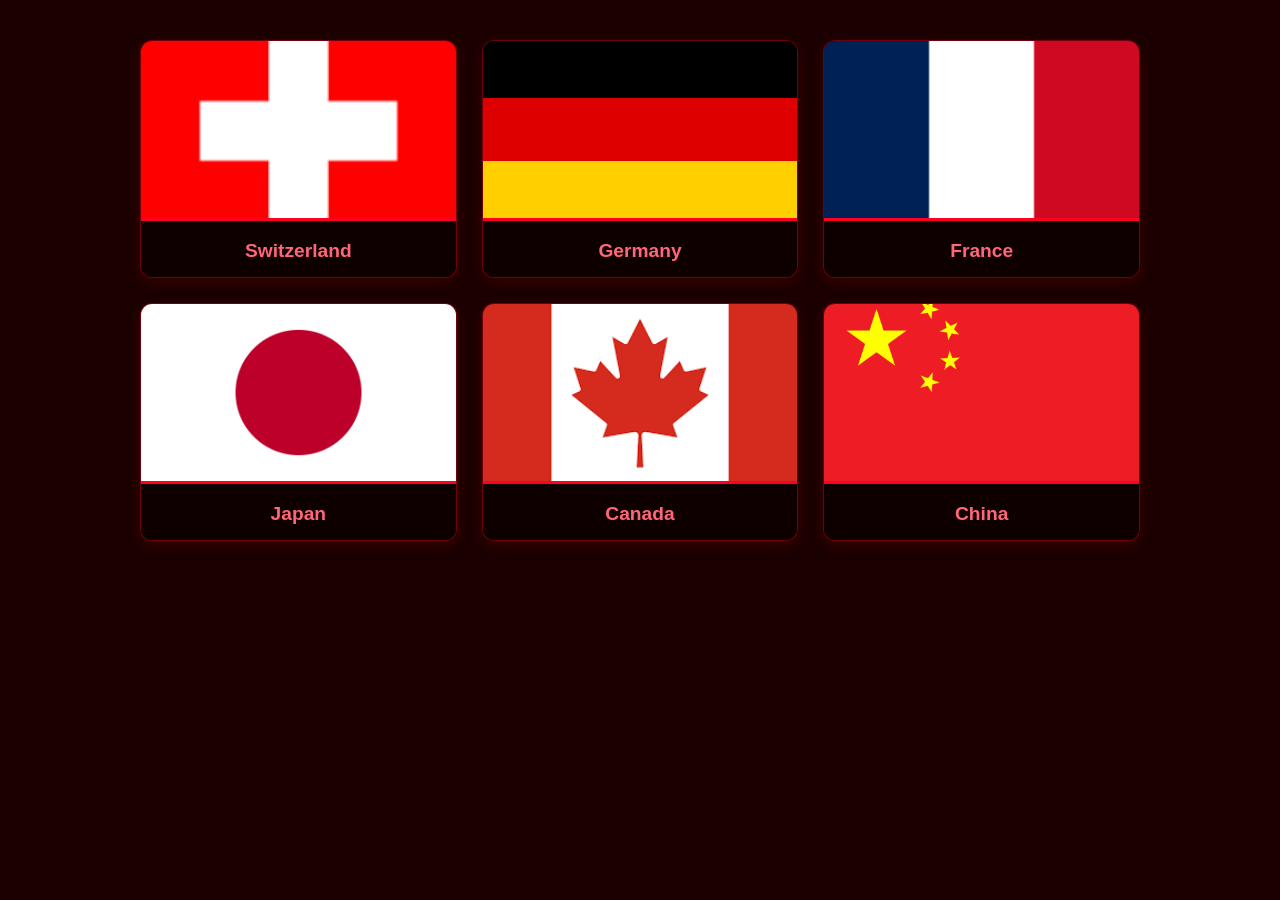
<file: activities/activity3.html>
<!DOCTYPE html>
<html lang="en">
<head>
    <meta charset="UTF-8">
    <meta name="viewport" content="width=device-width, initial-scale=1.0">
    <title>Activity 3 - Flag Gallery</title>
    <link rel="stylesheet" href="activity3.css">
</head>
<body>

    <div class="gallery-container">
        
        <div class="flag-card">
            <img src="images/flag1.png" alt="Switzerland">
            <div class="country-name">Switzerland</div>
        </div>

        <div class="flag-card">
            <img src="images/flag2.png" alt="Germany">
            <div class="country-name">Germany</div>
        </div>

        <div class="flag-card">
            <img src="images/flag3.png" alt="France">
            <div class="country-name">France</div>
        </div>

        <div class="flag-card">
            <img src="images/flag4.png" alt="Japan">
            <div class="country-name">Japan</div>
        </div>

        <div class="flag-card">
            <img src="images/flag5.png" alt="Canada">
            <div class="country-name">Canada</div>
        </div>

        <div class="flag-card">
            <img src="images/flag6.webp" alt="China">
            <div class="country-name">China</div>
        </div>

    </div>

</body>
</html>
</file>
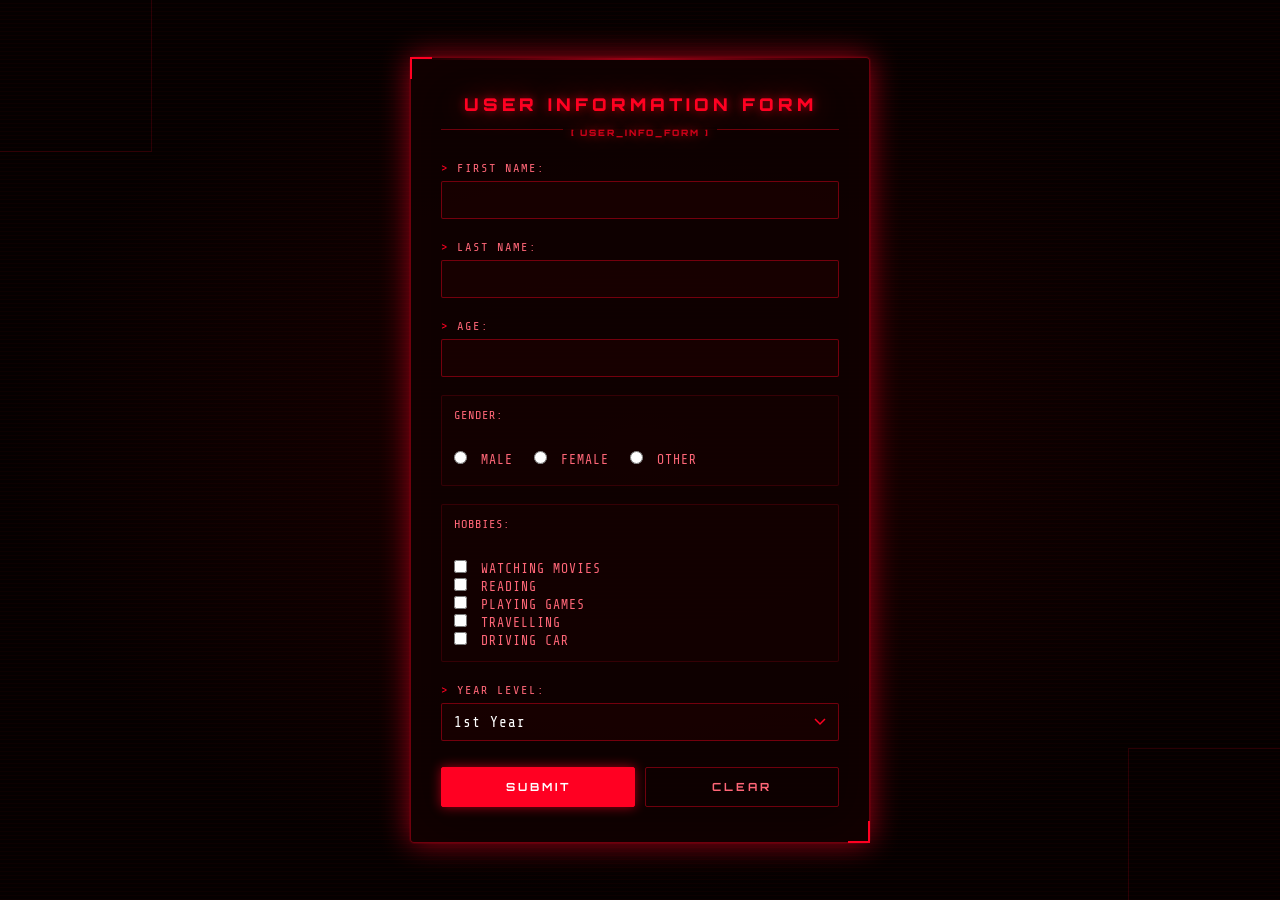
<file: activities/activity4.html>
<!DOCTYPE html>
<html lang="en">
<head>
    <meta charset="UTF-8">
    <meta name="viewport" content="width=device-width, initial-scale=1.0">
    <title>Activity 4 - User Form</title>
    <link rel="stylesheet" href="activity4.css">
</head>
<body>

    <div class="form-container">
        <div class="glitch-bar"></div>
        <h2>User Information Form</h2>
        <form action="" method="post">
            <label for="fname">First name:</label>
            <input type="text" id="fname" name="firstname" required>

            <label for="lname">Last Name:</label>
            <input type="text" id="lname" name="lastname" required>

            <label for="age">Age:</label>
            <input type="number" id="age" name="age">

            <div class="radio-group">
                <label>Gender:</label><br>
                <input type="radio" id="male" name="gender" value="male">
                <label for="male">Male</label>

                <input type="radio" id="female" name="gender" value="Female">
                <label for="female">Female</label>

                <input type="radio" id="other" name="gender" value="other">
                <label for="other">Other</label>
            </div>

            <div class="checkbox-group">
                <label>Hobbies:</label><br>
                <input type="checkbox" id="hobby1" name="hobby" value="Watching movies">
                <label for="hobby1">Watching Movies</label><br>
                <input type="checkbox" id="hobby2" name="hobby" value="Reading">
                <label for="hobby2">Reading</label><br>
                <input type="checkbox" id="hobby3" name="hobby" value="Playing Games">
                <label for="hobby3">Playing Games</label><br>
                <input type="checkbox" id="hobby4" name="hobby" value="Travelling">
                <label for="hobby4">Travelling</label><br>
                <input type="checkbox" id="hobby5" name="hobby" value="Driving Car">
                <label for="hobby5">Driving Car</label>
            </div>

            <label for="year-level">Year Level:</label>
            <select id="year-level" name="year_level">
                <option value="1st-year">1st Year</option>
                <option value="2nd-year">2nd Year</option>
                <option value="3rd-year">3rd Year</option>
                <option value="4th-year">4th year</option>
            </select>

            <div class="button-group">
                <button type="submit">Submit</button>
                <button type="reset">Clear</button>
            </div>
        </form>
    </div>

</body>
</html>
</file>
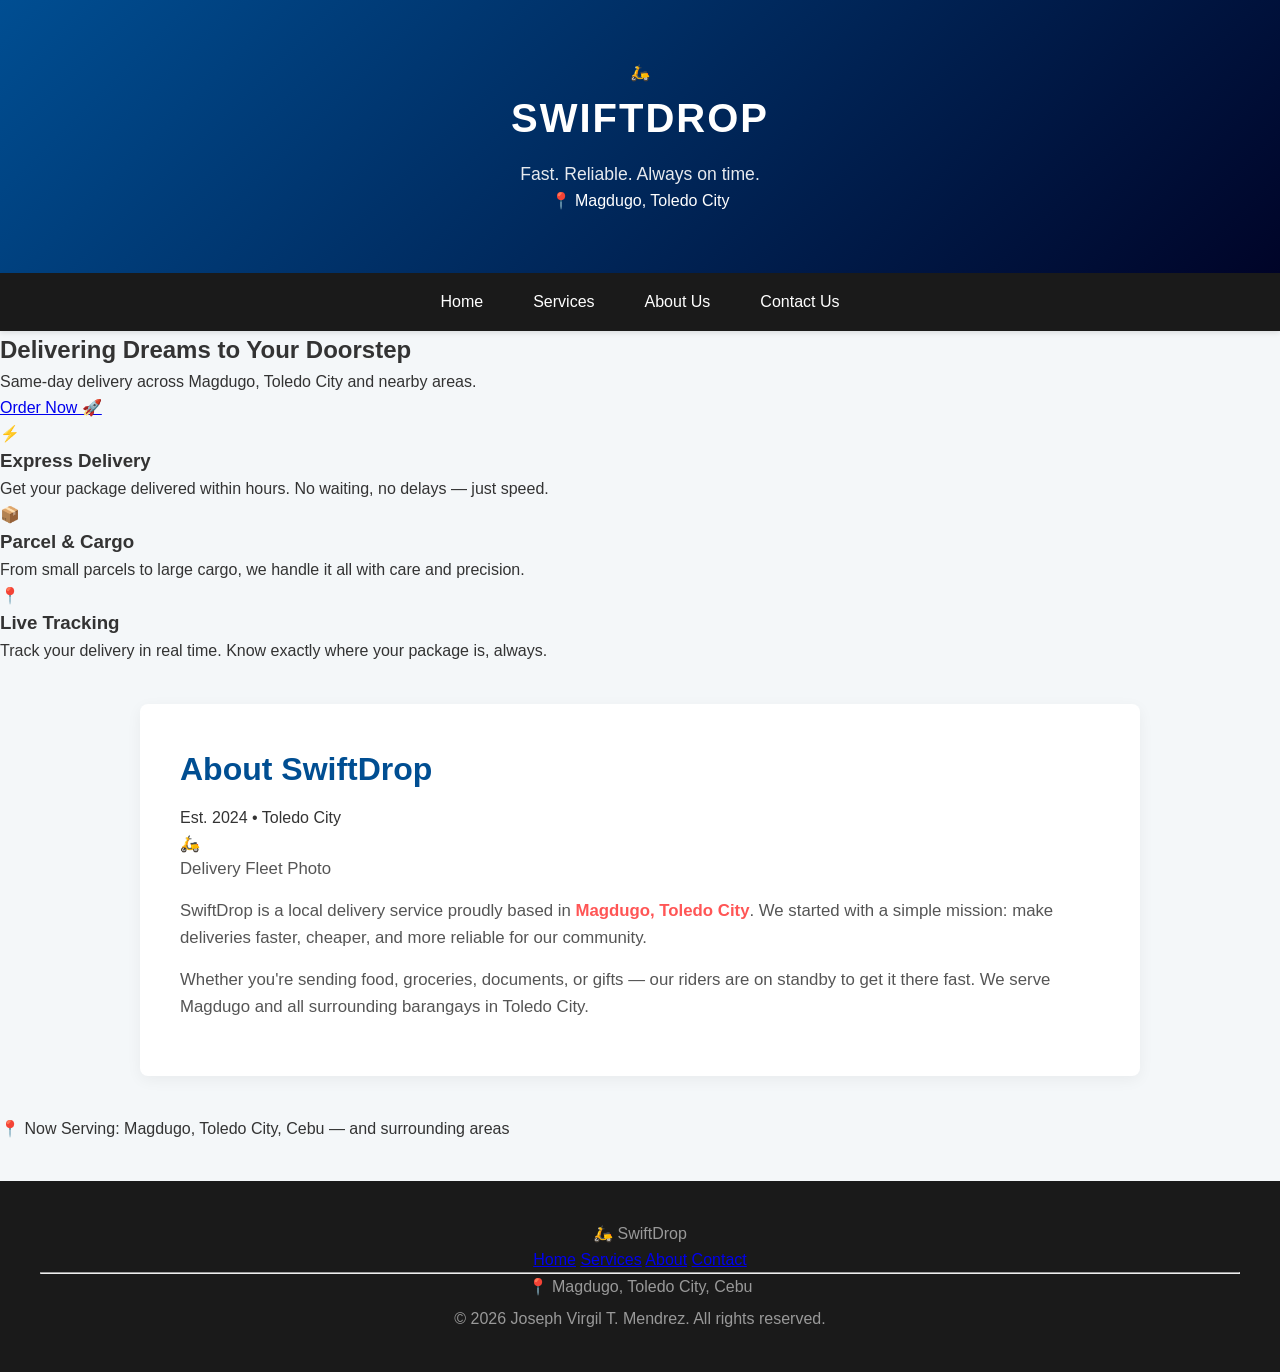
<file: activities/activity5.html>
<!DOCTYPE html>
<html lang="en">
<head>
    <meta charset="UTF-8">
    <meta name="viewport" content="width=device-width, initial-scale=1.0">
    <title>SwiftDrop Delivery</title>
    <link rel="stylesheet" href="style.css">
</head>
<body>

    <!-- HEADER -->
    <div class="header">
        <div class="header-inner">
            <div class="header-icon">🛵</div>
            <div class="header-text">
                <h1>Swift<span>Drop</span></h1>
                <p>Fast. Reliable. Always on time.</p>
                <span class="badge">📍 Magdugo, Toledo City</span>
            </div>
        </div>
    </div>

    <!-- NAVBAR -->
    <div class="navbar">
        <a href="#home">Home</a>
        <a href="#products">Services</a>
        <a href="#about">About Us</a>
        <a href="#contact">Contact Us</a>
    </div>

    <!-- HERO -->
    <div class="hero" id="home">
        <h2>Delivering Dreams to Your Doorstep</h2>
        <p>Same-day delivery across Magdugo, Toledo City and nearby areas.</p>
        <a href="#contact" class="hero-btn">Order Now 🚀</a>
    </div>

    <!-- FEATURES -->
    <div class="features" id="products">
        <div class="feature-card">
            <span class="icon">⚡</span>
            <h3>Express Delivery</h3>
            <p>Get your package delivered within hours. No waiting, no delays — just speed.</p>
        </div>
        <div class="feature-card">
            <span class="icon">📦</span>
            <h3>Parcel & Cargo</h3>
            <p>From small parcels to large cargo, we handle it all with care and precision.</p>
        </div>
        <div class="feature-card">
            <span class="icon">📍</span>
            <h3>Live Tracking</h3>
            <p>Track your delivery in real time. Know exactly where your package is, always.</p>
        </div>
    </div>

    <!-- MAIN CONTENT -->
    <div class="main" id="about">
        <div class="main-card">
            <div class="main-card-header">
                <h2>About SwiftDrop</h2>
                <span>Est. 2024 • Toledo City</span>
            </div>
            <div class="main-card-body">
                <div class="img-placeholder">
                    🛵
                    <p>Delivery Fleet Photo</p>
                </div>
                <p>SwiftDrop is a local delivery service proudly based in <strong style="color:#ff5555;">Magdugo, Toledo City</strong>. We started with a simple mission: make deliveries faster, cheaper, and more reliable for our community.</p>
                <p>Whether you're sending food, groceries, documents, or gifts — our riders are on standby to get it there fast. We serve Magdugo and all surrounding barangays in Toledo City.</p>
            </div>
        </div>
    </div>

    <!-- LOCATION STRIP -->
    <div class="location-strip">
        📍 <span>Now Serving: Magdugo, Toledo City, Cebu — and surrounding areas</span>
    </div>

    <!-- FOOTER -->
    <div class="footer" id="contact">
        <div class="footer-logo">🛵 SwiftDrop</div>
        <div class="footer-links">
            <a href="#home">Home</a>
            <a href="#products">Services</a>
            <a href="#about">About</a>
            <a href="#contact">Contact</a>
        </div>
        <hr class="divider">
        <p>📍 Magdugo, Toledo City, Cebu</p>
        <p style="margin-top:6px;">© 2026 Joseph Virgil T. Mendrez. All rights reserved.</p>
    </div>

</body>
</html>
</file>
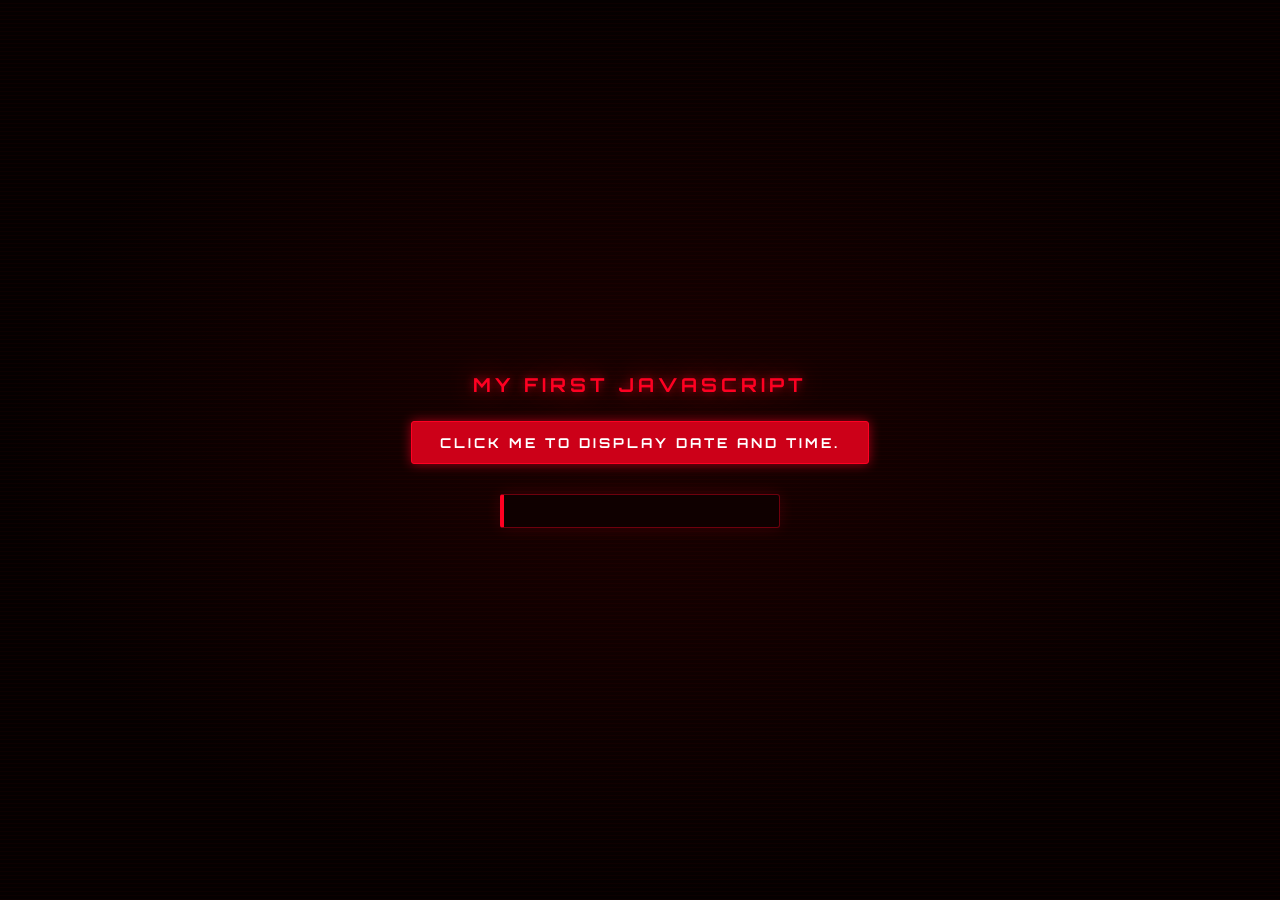
<file: activities/activity7.html>
<!DOCTYPE html>
<html>
    <head>
        <title>JavaScript</title>
        <link rel="stylesheet" href="activity7.css">
    </head>
    <body>
        <h2>My First JavaScript</h2>

        <button type="button" 
        onclick="document.getElementById('demo').innerHTML = Date()">
        Click me to display Date and Time.</button>

        <p id="demo"></p>
    </body>
</html>
</file>
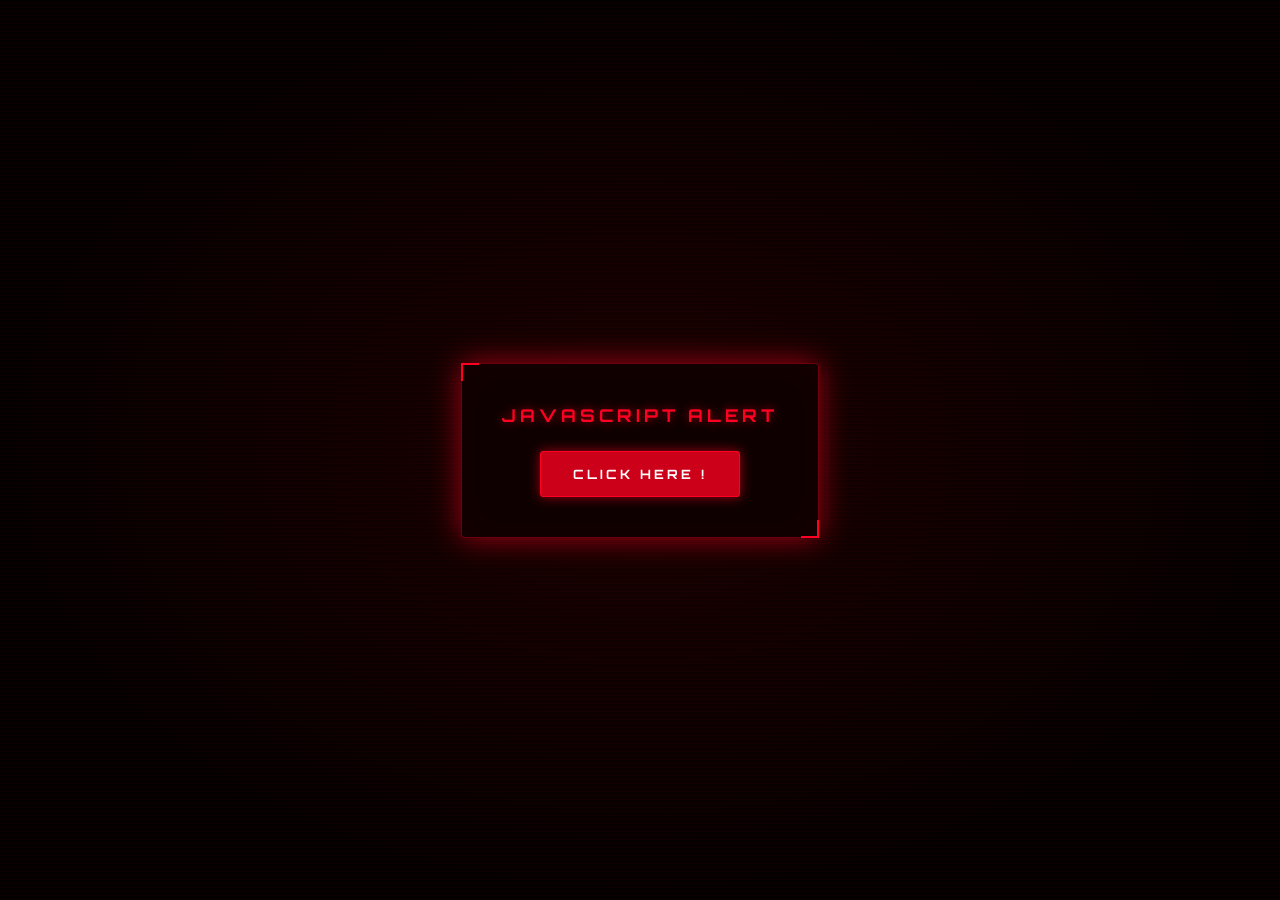
<file: activities/activity8.html>
<!DOCTYPE html>
<html lang="en">
<head>
    <meta charset="UTF-8">
    <meta name="viewport" content="width=device-width, initial-scale=1.0">
    <title>Activity 8</title>
    <link rel="stylesheet" href="activity8.css">
    <script>
        function myFunction() {
            var name = "Joseph Virgil";
            alert("Hi " + name + " I am an alert box!");
        }
    </script>
</head>
<body>

    <div class="container">
        <h2>JavaScript Alert</h2>
        <button onclick="myFunction()">Click here !</button>
    </div>

</body>
</html>
</file>
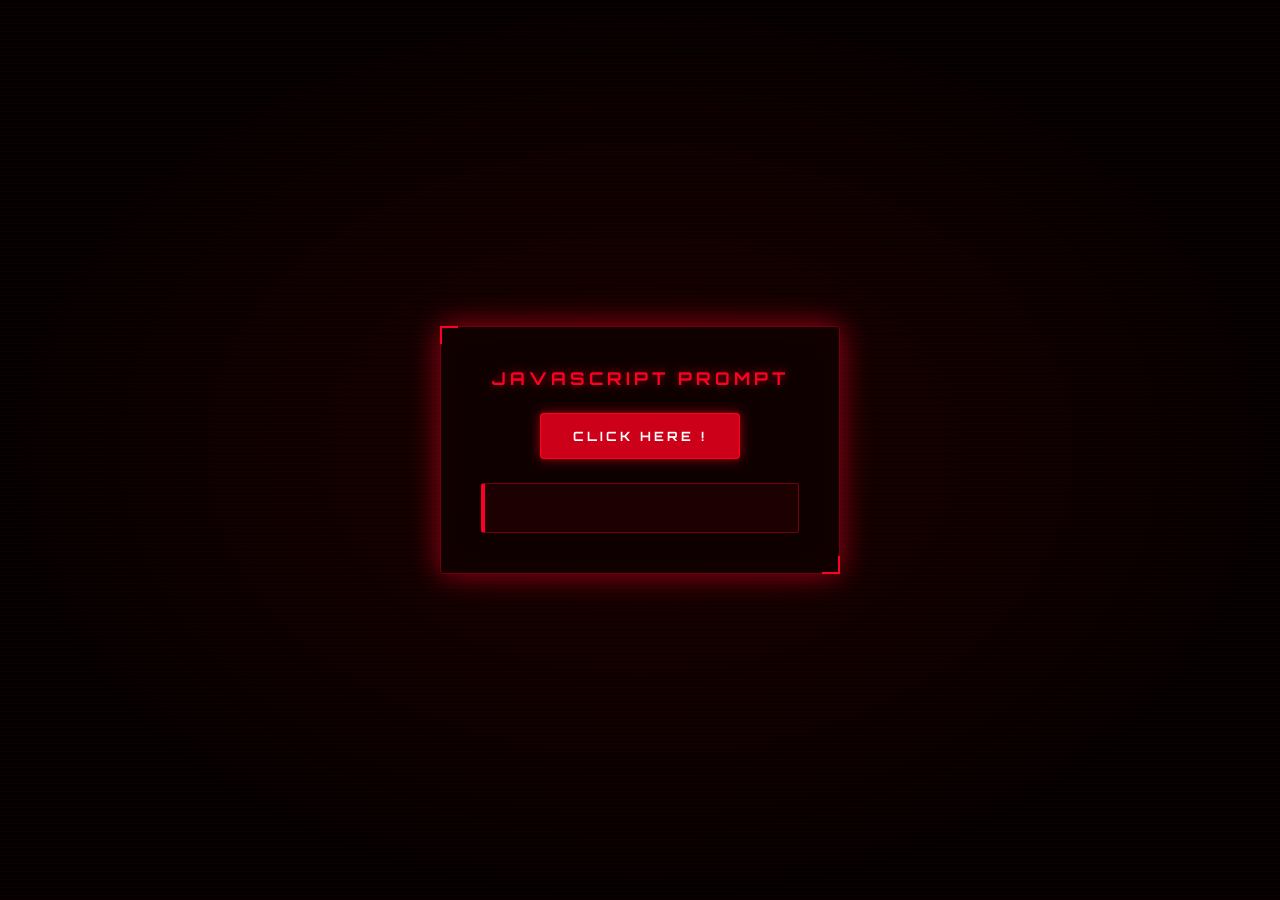
<file: activities/activity9.html>
<!DOCTYPE html>
<html lang="en">
<head>
    <meta charset="UTF-8">
    <meta name="viewport" content="width=device-width, initial-scale=1.0">
    <title>Activity 9</title>
    <link rel="stylesheet" href="activity9.css">
    <script>
        function myFunction() {
            let txt;
            let fullName = prompt("Full name :", "Enter full name here");
            if (fullName == null || fullName == "") {
                txt = "The field is required!";
            } else {
                txt = "Hello, " + fullName + "! How are you today?";
            }
            document.getElementById("demo").innerHTML = txt;
        }
    </script>
</head>
<body>

    <div class="container">
        <h2>JavaScript Prompt</h2>
        <button onclick="myFunction()">Click here !</button>
        <p id="demo"></p>
    </div>

</body>
</html>
</file>
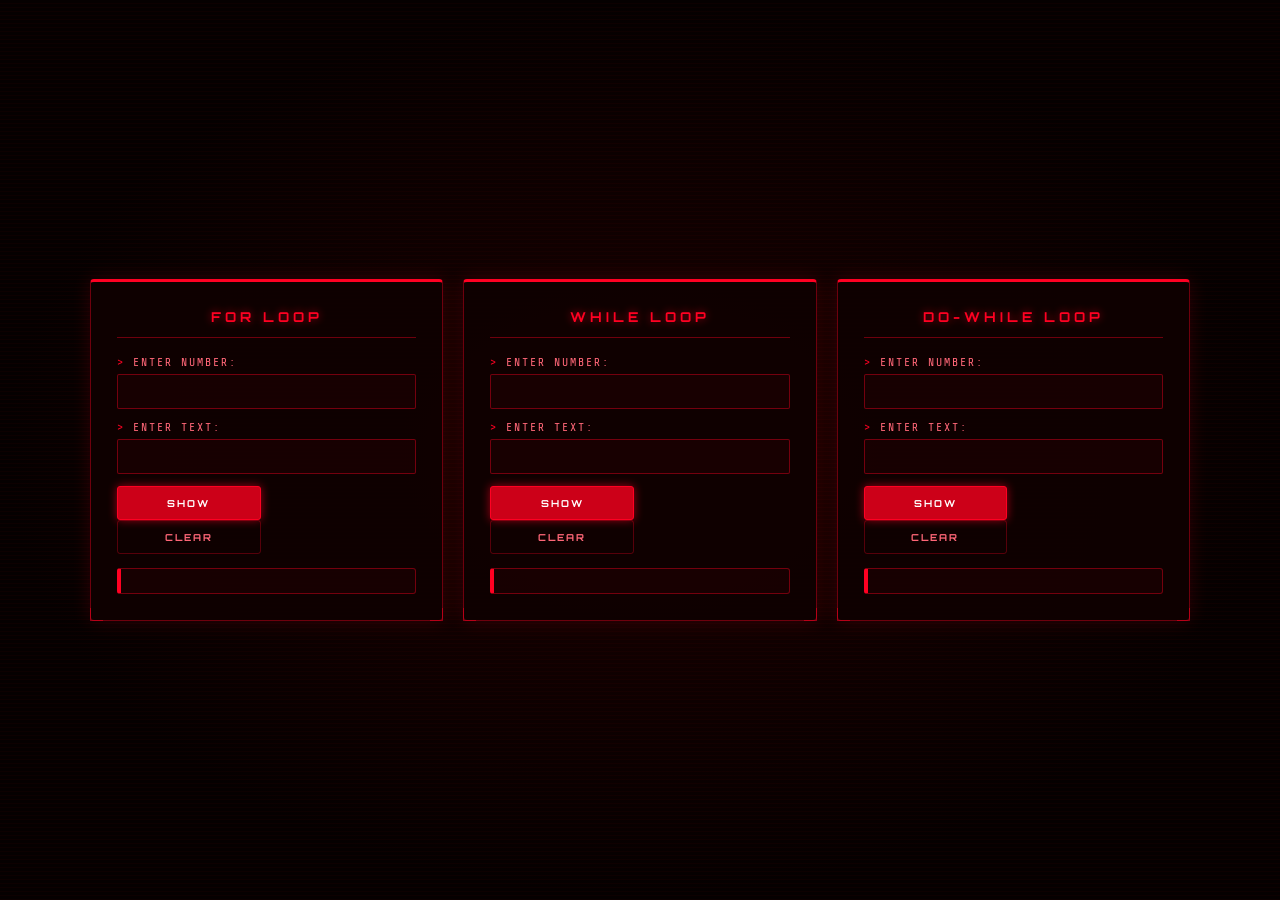
<file: activities/activityfor11.html>
<!DOCTYPE html>
<html lang="en">
<head>
    <meta charset="UTF-8">
    <title>Activity 11 - JS Loops</title>
    <script src="script1.js"></script>
    <link rel="stylesheet" href="activity11.css">
</head>
<body>
    <div class="container">
        <div class="box">
            <h3>For Loop</h3>
            <label>Enter number:</label> <input type="number" id="forNum"><br>
            <label>Enter text:</label> <input type="text" id="forText"><br>
            <button onclick="runFor()">Show</button>
            <button class="clear" onclick="clearLoop('for')">Clear</button>
            <div id="forResult" class="result"></div>
        </div>

        <div class="box">
            <h3>While Loop</h3>
            <label>Enter number:</label> <input type="number" id="whileNum"><br>
            <label>Enter text:</label> <input type="text" id="whileText"><br>
            <button onclick="runWhile()">Show</button>
            <button class="clear" onclick="clearLoop('while')">Clear</button>
            <div id="whileResult" class="result"></div>
        </div>

        <div class="box">
            <h3>Do-While Loop</h3>
            <label>Enter number:</label> <input type="number" id="doNum"><br>
            <label>Enter text:</label> <input type="text" id="doText"><br>
            <button onclick="runDoWhile()">Show</button>
            <button class="clear" onclick="clearLoop('do')">Clear</button>
            <div id="doResult" class="result"></div>
        </div>
    </div>
    <script src="script.js"></script>
</body>
</html>
</file>
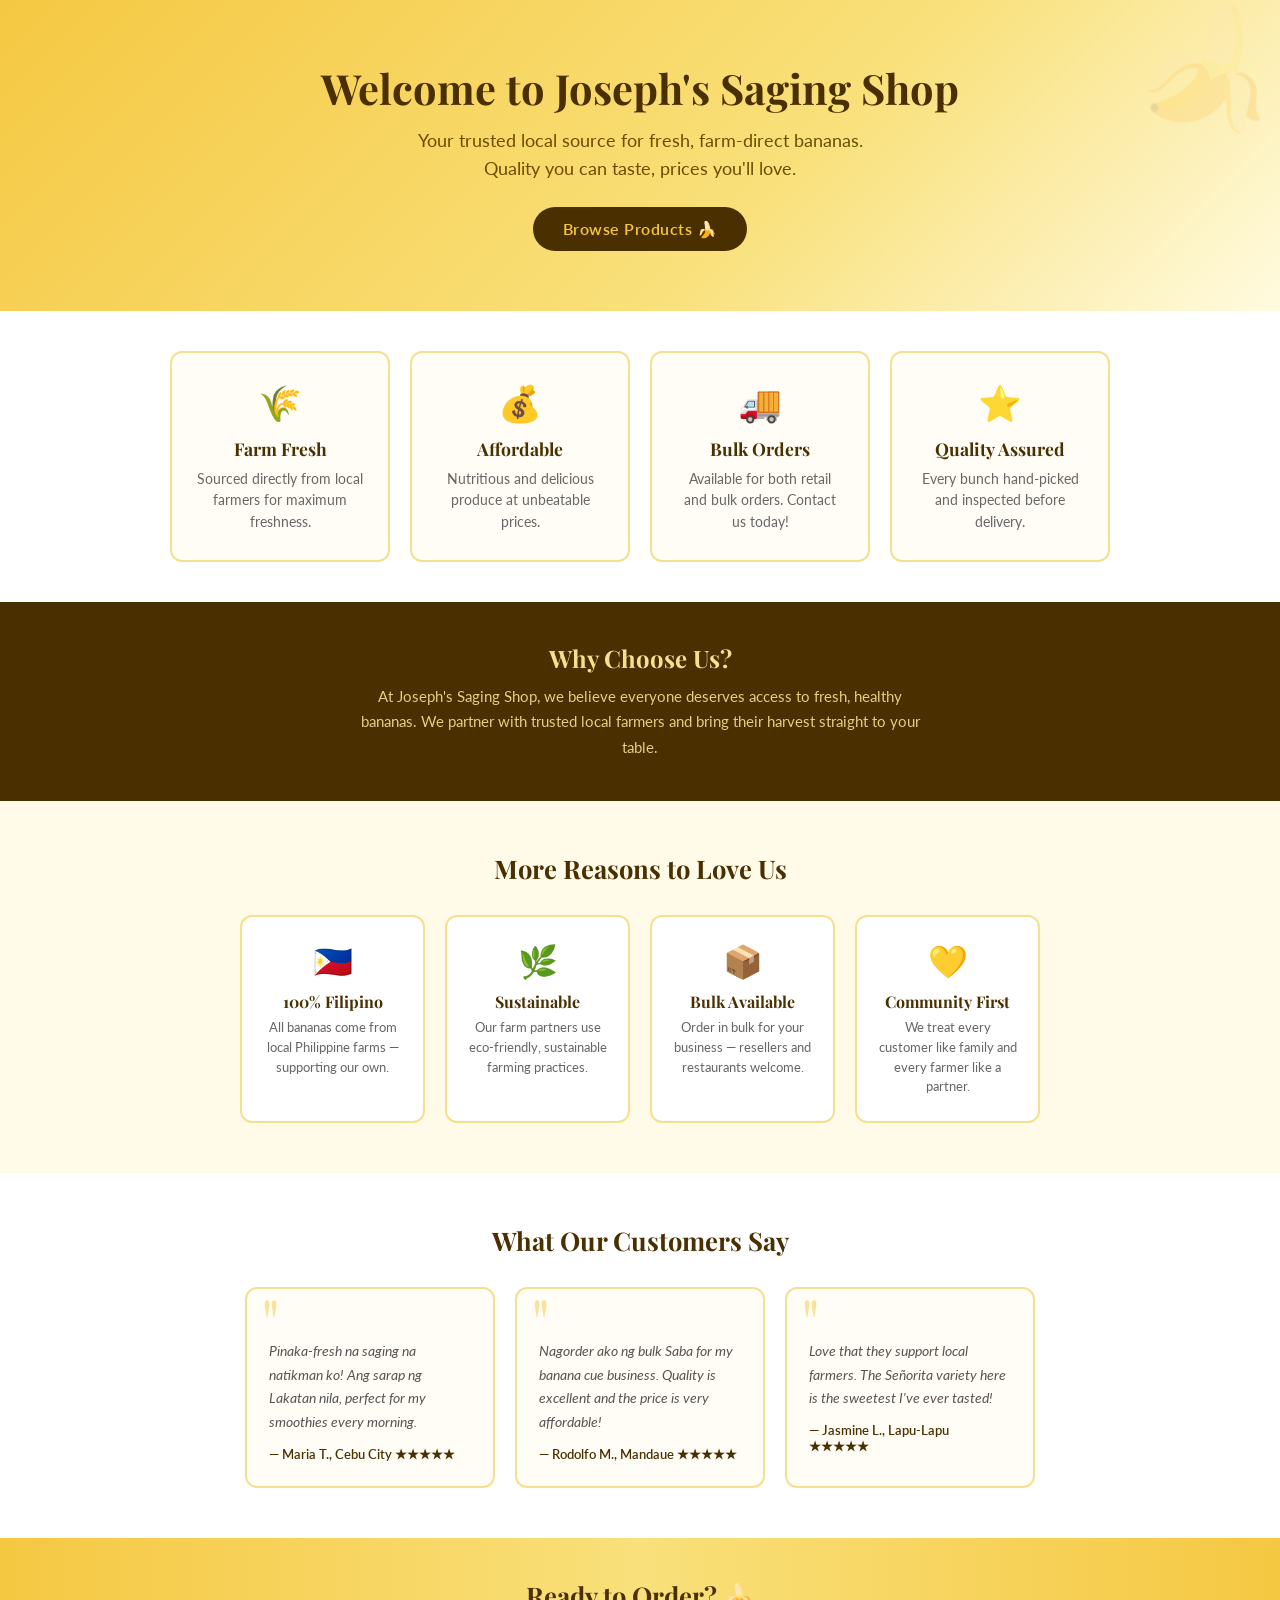
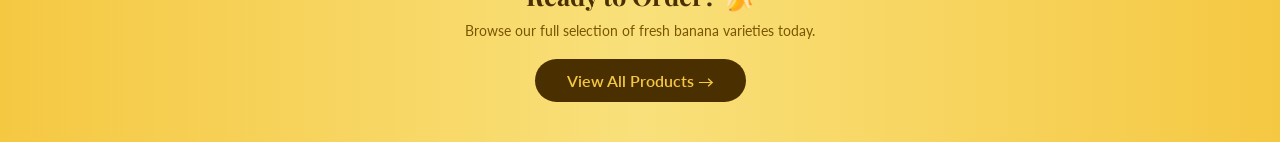
<file: activities/home.html>
<!DOCTYPE html>
<html lang="en">
<head>
    <meta charset="UTF-8">
    <title>Home - Joseph's Saging Shop</title>
    <link href="https://fonts.googleapis.com/css2?family=Playfair+Display:wght@700&family=Lato:wght@400;600&display=swap" rel="stylesheet">
    <style>
        * { margin: 0; padding: 0; box-sizing: border-box; }
        /* scrollable: no overflow hidden, body grows with content */
        body { font-family: 'Lato', sans-serif; background: #fffdf5; color: #2c2c2c; }

        .hero {
            background: linear-gradient(135deg, #f5c842 0%, #f9e07a 60%, #fffbe0 100%);
            padding: 60px 40px;
            text-align: center;
            position: relative;
            overflow: hidden;
        }
        .hero::before {
            content: '🍌';
            font-size: 120px;
            position: absolute;
            top: -10px; right: -10px;
            opacity: 0.15;
            transform: rotate(20deg);
        }
        .hero h1 {
            font-family: 'Playfair Display', serif;
            font-size: 2.6em;
            color: #4a3000;
            margin-bottom: 12px;
        }
        .hero p {
            font-size: 1.1em;
            color: #6b4c00;
            max-width: 500px;
            margin: 0 auto 24px;
            line-height: 1.6;
        }
        .hero .cta {
            display: inline-block;
            background: #4a3000;
            color: #f5c842;
            padding: 12px 30px;
            border-radius: 30px;
            text-decoration: none;
            font-weight: 600;
            letter-spacing: 0.5px;
            transition: background 0.2s;
            cursor: pointer;
        }
        .hero .cta:hover { background: #7a5500; }

        .features {
            display: flex;
            gap: 20px;
            padding: 40px 30px;
            flex-wrap: wrap;
            justify-content: center;
            background: #fff;
        }
        .feature-card {
            background: #fffdf5;
            border: 2px solid #f5e090;
            border-radius: 12px;
            padding: 28px 24px;
            flex: 1;
            min-width: 180px;
            max-width: 220px;
            text-align: center;
        }
        .feature-card .icon { font-size: 2.2em; margin-bottom: 12px; }
        .feature-card h3 { font-family: 'Playfair Display', serif; font-size: 1.1em; color: #4a3000; margin-bottom: 8px; }
        .feature-card p { font-size: 0.88em; color: #666; line-height: 1.5; }

        .about-strip {
            background: #4a3000;
            color: #f5e090;
            padding: 40px 40px;
            text-align: center;
        }
        .about-strip h2 { font-family: 'Playfair Display', serif; font-size: 1.5em; margin-bottom: 10px; }
        .about-strip p { font-size: 0.95em; line-height: 1.7; max-width: 560px; margin: 0 auto; opacity: 0.9; }

        /* Extra sections to make page scrollable */
        .why-section {
            padding: 50px 40px;
            background: #fffbe8;
            text-align: center;
        }
        .why-section h2 { font-family: 'Playfair Display', serif; font-size: 1.6em; color: #4a3000; margin-bottom: 30px; }
        .why-grid {
            display: flex;
            gap: 20px;
            justify-content: center;
            flex-wrap: wrap;
            max-width: 800px;
            margin: 0 auto;
        }
        .why-item {
            background: #fff;
            border: 2px solid #f5e090;
            border-radius: 12px;
            padding: 24px 20px;
            flex: 1;
            min-width: 170px;
            max-width: 200px;
        }
        .why-item .wi { font-size: 2em; margin-bottom: 10px; }
        .why-item h4 { font-family: 'Playfair Display', serif; font-size: 1em; color: #4a3000; margin-bottom: 6px; }
        .why-item p { font-size: 0.82em; color: #666; line-height: 1.5; }

        .testimonials {
            padding: 50px 40px;
            background: #fff;
            text-align: center;
        }
        .testimonials h2 { font-family: 'Playfair Display', serif; font-size: 1.6em; color: #4a3000; margin-bottom: 30px; }
        .testi-grid {
            display: flex;
            gap: 20px;
            justify-content: center;
            flex-wrap: wrap;
        }
        .tcard {
            background: #fffdf5;
            border: 2px solid #f5e090;
            border-radius: 12px;
            padding: 24px 22px;
            max-width: 250px;
            flex: 1;
            min-width: 200px;
            text-align: left;
            position: relative;
        }
        .tcard::before {
            content: '"';
            font-family: 'Playfair Display', serif;
            font-size: 4em;
            color: #f5c842;
            position: absolute;
            top: 0; left: 14px;
            line-height: 1;
            opacity: 0.5;
        }
        .tcard p { font-size: 0.87em; color: #555; line-height: 1.7; font-style: italic; margin-top: 26px; }
        .tcard .tname { margin-top: 12px; font-weight: 600; color: #4a3000; font-size: 0.83em; }

        .cta-banner {
            background: linear-gradient(90deg, #f5c842, #f9e07a, #f5c842);
            padding: 40px;
            text-align: center;
        }
        .cta-banner h2 { font-family: 'Playfair Display', serif; font-size: 1.6em; color: #4a3000; margin-bottom: 10px; }
        .cta-banner p { font-size: 0.9em; color: #7a5500; margin-bottom: 20px; }
        .cta-banner a {
            display: inline-block;
            background: #4a3000;
            color: #f5c842;
            padding: 12px 32px;
            border-radius: 30px;
            text-decoration: none;
            font-weight: 600;
            transition: background 0.2s;
        }
        .cta-banner a:hover { background: #7a5500; }
    </style>
</head>
<body>

    <!-- Hero Section -->
    <div class="hero">
        <h1>Welcome to Joseph's Saging Shop</h1>
        <p>Your trusted local source for fresh, farm-direct bananas. Quality you can taste, prices you'll love.</p>
        <a href="products.html" target="mainframe" class="cta">Browse Products 🍌</a>
    </div>

    <!-- Feature Cards -->
    <div class="features">
        <div class="feature-card">
            <div class="icon">🌾</div>
            <h3>Farm Fresh</h3>
            <p>Sourced directly from local farmers for maximum freshness.</p>
        </div>
        <div class="feature-card">
            <div class="icon">💰</div>
            <h3>Affordable</h3>
            <p>Nutritious and delicious produce at unbeatable prices.</p>
        </div>
        <div class="feature-card">
            <div class="icon">🚚</div>
            <h3>Bulk Orders</h3>
            <p>Available for both retail and bulk orders. Contact us today!</p>
        </div>
        <div class="feature-card">
            <div class="icon">⭐</div>
            <h3>Quality Assured</h3>
            <p>Every bunch hand-picked and inspected before delivery.</p>
        </div>
    </div>

    <!-- About Strip -->
    <div class="about-strip">
        <h2>Why Choose Us?</h2>
        <p>At Joseph's Saging Shop, we believe everyone deserves access to fresh, healthy bananas. We partner with trusted local farmers and bring their harvest straight to your table.</p>
    </div>

    <!-- Why Section -->
    <div class="why-section">
        <h2>More Reasons to Love Us</h2>
        <div class="why-grid">
            <div class="why-item">
                <div class="wi">🇵🇭</div>
                <h4>100% Filipino</h4>
                <p>All bananas come from local Philippine farms — supporting our own.</p>
            </div>
            <div class="why-item">
                <div class="wi">🌿</div>
                <h4>Sustainable</h4>
                <p>Our farm partners use eco-friendly, sustainable farming practices.</p>
            </div>
            <div class="why-item">
                <div class="wi">📦</div>
                <h4>Bulk Available</h4>
                <p>Order in bulk for your business — resellers and restaurants welcome.</p>
            </div>
            <div class="why-item">
                <div class="wi">💛</div>
                <h4>Community First</h4>
                <p>We treat every customer like family and every farmer like a partner.</p>
            </div>
        </div>
    </div>

    <!-- Testimonials -->
    <div class="testimonials">
        <h2>What Our Customers Say</h2>
        <div class="testi-grid">
            <div class="tcard">
                <p>Pinaka-fresh na saging na natikman ko! Ang sarap ng Lakatan nila, perfect for my smoothies every morning.</p>
                <div class="tname">— Maria T., Cebu City ★★★★★</div>
            </div>
            <div class="tcard">
                <p>Nagorder ako ng bulk Saba for my banana cue business. Quality is excellent and the price is very affordable!</p>
                <div class="tname">— Rodolfo M., Mandaue ★★★★★</div>
            </div>
            <div class="tcard">
                <p>Love that they support local farmers. The Señorita variety here is the sweetest I've ever tasted!</p>
                <div class="tname">— Jasmine L., Lapu-Lapu ★★★★★</div>
            </div>
        </div>
    </div>

    <!-- CTA Banner -->
    <div class="cta-banner">
        <h2>Ready to Order? 🍌</h2>
        <p>Browse our full selection of fresh banana varieties today.</p>
        <a href="products.html" target="mainframe">View All Products →</a>
    </div>

</body>
</html>
</file>
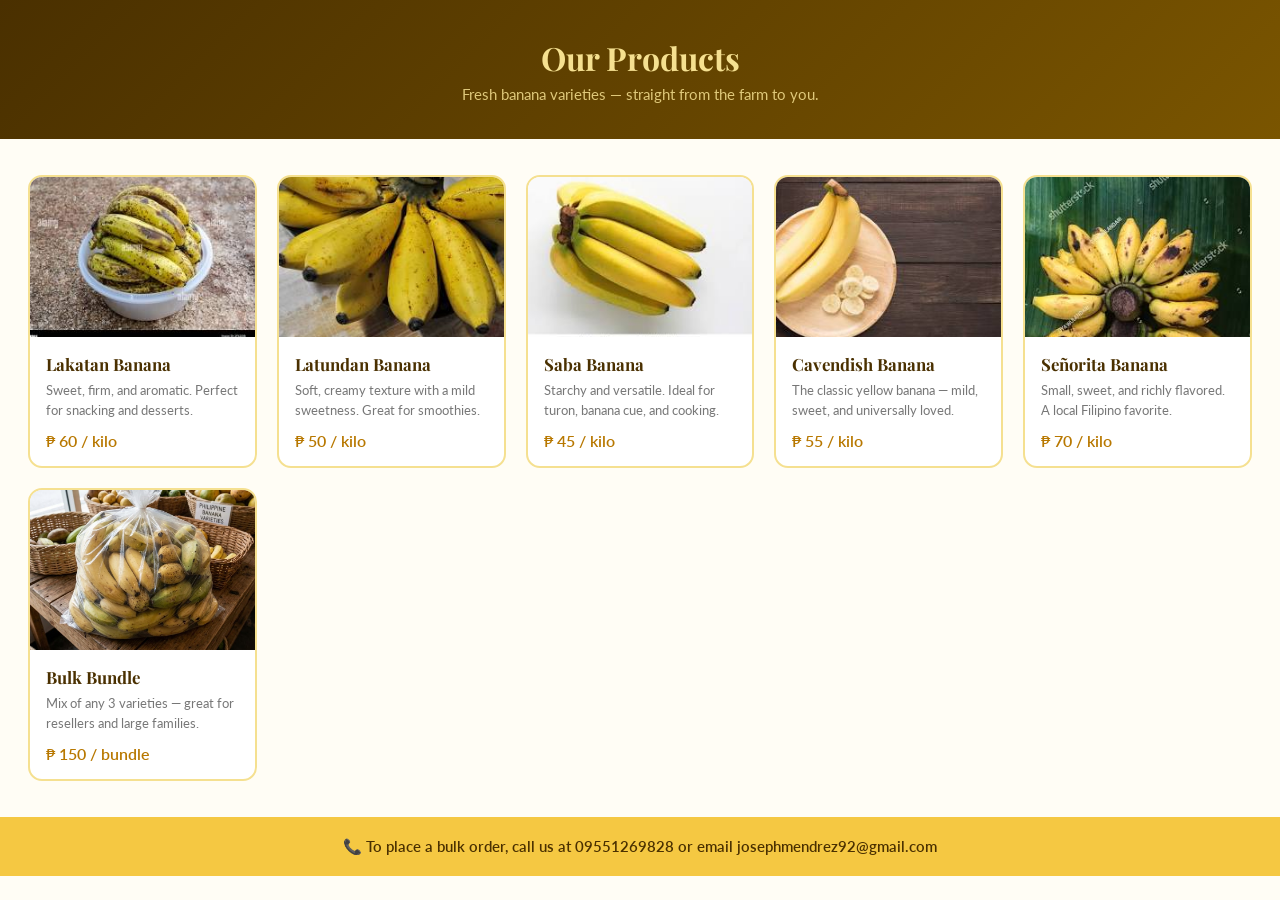
<file: activities/products.html>
<!DOCTYPE html>
<html lang="en">
<head>
    <meta charset="UTF-8">
    <title>Products - Joseph's Saging Shop</title>
    <link href="https://fonts.googleapis.com/css2?family=Playfair+Display:wght@700&family=Lato:wght@400;600&display=swap" rel="stylesheet">
    <style>
        * { margin: 0; padding: 0; box-sizing: border-box; }
        body { font-family: 'Lato', sans-serif; background: #fffdf5; color: #2c2c2c; }

        .page-header {
            background: linear-gradient(135deg, #4a3000, #7a5500);
            color: #f5e090;
            padding: 36px 30px;
            text-align: center;
        }
        .page-header h1 { font-family: 'Playfair Display', serif; font-size: 2em; margin-bottom: 6px; }
        .page-header p { font-size: 0.95em; opacity: 0.85; }

        .product-grid {
            display: grid;
            grid-template-columns: repeat(auto-fill, minmax(200px, 1fr));
            gap: 20px;
            padding: 36px 28px;
        }

        .product-card {
            background: #fff;
            border: 2px solid #f5e090;
            border-radius: 14px;
            overflow: hidden;
            transition: transform 0.2s, box-shadow 0.2s;
        }
        .product-card:hover {
            transform: translateY(-4px);
            box-shadow: 0 8px 24px rgba(245,200,66,0.25);
        }
        .product-img {
            height: 160px;
            overflow: hidden;
            background: linear-gradient(135deg, #f9e07a, #f5c842);
        }
        .product-img img {
            width: 100%;
            height: 100%;
            object-fit: cover;
            display: block;
        }
        .product-info { padding: 16px; }
        .product-info h3 { font-family: 'Playfair Display', serif; font-size: 1.05em; color: #4a3000; margin-bottom: 6px; }
        .product-info p { font-size: 0.83em; color: #777; line-height: 1.5; margin-bottom: 10px; }
        .product-info .price { font-weight: 600; color: #b87800; font-size: 1em; }

        .order-note {
            background: #f5c842;
            text-align: center;
            padding: 20px 30px;
            font-size: 0.95em;
            color: #4a3000;
            font-weight: 600;
        }
    </style>
</head>
<body>

    <div class="page-header">
        <h1>Our Products</h1>
        <p>Fresh banana varieties — straight from the farm to you.</p>
    </div>

    <div class="product-grid">

        <div class="product-card">
            <div class="product-img">
                <!-- image is inside the images folder, no online image -->
                <img src="images/lakatan.jpg" alt="Lakatan Banana">
            </div>
            <div class="product-info">
                <h3>Lakatan Banana</h3>
                <p>Sweet, firm, and aromatic. Perfect for snacking and desserts.</p>
                <div class="price">&#8369; 60 / kilo</div>
            </div>
        </div>

        <div class="product-card">
            <div class="product-img">
                <img src="images/latundan.jpg" alt="Latundan Banana">
            </div>
            <div class="product-info">
                <h3>Latundan Banana</h3>
                <p>Soft, creamy texture with a mild sweetness. Great for smoothies.</p>
                <div class="price">&#8369; 50 / kilo</div>
            </div>
        </div>

        <div class="product-card">
            <div class="product-img">
                <img src="images/saba.jpg" alt="Saba Banana">
            </div>
            <div class="product-info">
                <h3>Saba Banana</h3>
                <p>Starchy and versatile. Ideal for turon, banana cue, and cooking.</p>
                <div class="price">&#8369; 45 / kilo</div>
            </div>
        </div>

        <div class="product-card">
            <div class="product-img">
                <img src="images/cavendish.jpg" alt="Cavendish Banana">
            </div>
            <div class="product-info">
                <h3>Cavendish Banana</h3>
                <p>The classic yellow banana — mild, sweet, and universally loved.</p>
                <div class="price">&#8369; 55 / kilo</div>
            </div>
        </div>

        <div class="product-card">
            <div class="product-img">
                <img src="images/senorita.jpg" alt="Señorita Banana">
            </div>
            <div class="product-info">
                <h3>Señorita Banana</h3>
                <p>Small, sweet, and richly flavored. A local Filipino favorite.</p>
                <div class="price">&#8369; 70 / kilo</div>
            </div>
        </div>

        <div class="product-card">
            <div class="product-img">
                <img src="images/bulk.jpg" alt="Bulk Bundle">
            </div>
            <div class="product-info">
                <h3>Bulk Bundle</h3>
                <p>Mix of any 3 varieties — great for resellers and large families.</p>
                <div class="price">&#8369; 150 / bundle</div>
            </div>
        </div>

    </div>

    <div class="order-note">
        &#128222; To place a bulk order, call us at 09551269828 or email josephmendrez92@gmail.com
    </div>

</body>
</html>
</file>
<file: activities/style.css>
* {
    margin: 0;
    padding: 0;
    box-sizing: border-box;
    font-family: 'Segoe UI', Tahoma, Geneva, Verdana, sans-serif;
}

body {
    background-color: #f4f7f9;
    color: #333;
    line-height: 1.6;
}

/* Header */
.header {
    padding: 60px;
    text-align: center;
    background: linear-gradient(135deg, #004e92, #000428);
    color: white;
}

.header h1 {
    font-size: 2.5rem;
    letter-spacing: 2px;
    text-transform: uppercase;
}

.header p {
    font-size: 1.1rem;
    opacity: 0.9;
    margin-top: 10px;
}

/* Navigation Bar */
.navbar {
    overflow: hidden;
    background-color: #1a1a1a;
    position: sticky;
    top: 0;
    z-index: 1000;
    display: flex;
    justify-content: center;
    box-shadow: 0 2px 5px rgba(0,0,0,0.1);
}

.navbar a {
    display: block;
    color: white;
    text-align: center;
    padding: 16px 25px;
    text-decoration: none;
    font-weight: 500;
    transition: 0.3s;
}

.navbar a:hover {
    background-color: #007bff;
    color: white;
}

/* Main Content Area */
.main {
    max-width: 1000px;
    margin: 40px auto;
    padding: 40px;
    background: white;
    border-radius: 8px;
    box-shadow: 0 4px 15px rgba(0,0,0,0.05);
}

.main h2 {
    color: #004e92;
    font-size: 2rem;
    margin-bottom: 10px;
}

.main h5 {
    color: #888;
    margin-bottom: 20px;
    font-weight: 400;
}

.Contenting {
    background-color: #e9ecef;
    width: 100%;
    border-radius: 8px;
    margin-bottom: 25px;
    background-image: linear-gradient(45deg, #e9ecef 25%, #dee2e6 25%, #dee2e6 50%, #e9ecef 50%, #e9ecef 75%, #dee2e6 75%, #dee2e6 100%);
    background-size: 56.57px 56.57px;
}

.main p {
    margin-bottom: 15px;
    color: #555;
    font-size: 1.05rem;
}

/* Footer */
.footer {
    padding: 40px;
    text-align: center;
    background: #1a1a1a;
    color: #999;
    margin-top: 40px;
}

.footer h2 {
    font-size: 1.2rem;
    color: white;
    margin-bottom: 10px;
}

/* Responsive adjustment */
@media screen and (max-width: 768px) {
    .navbar {
        flex-direction: column;
    }
    .main {
        margin: 20px;
        padding: 20px;
    }
}
</file>
<file: activities/activity1.css>
* {
    margin: 0;
    padding: 0;
    box-sizing: border-box;
}

body {
    height: 100vh;
    display: flex;
    justify-content: center;
    align-items: center;
    background-color: #6b0000;
    font-family: 'Tahoma', 'Segoe UI', sans-serif;
}

.profile-card {
    background: #1a0000;
    padding: 40px;
    border-radius: 20px;
    box-shadow: 0 10px 30px rgba(0, 0, 0, 0.7), 0 0 20px rgba(255, 0, 0, 0.2);
    max-width: 450px;
    text-align: center;
    border-left: 10px solid #ff3333;
}

h2 {
    color: #ff6666;
    font-size: 1.2rem;
    text-transform: uppercase;
    letter-spacing: 2px;
    margin-bottom: 20px;
}

.name {
    font-size: 25px;
    font-weight: bold;
    color: #ff3333;
    text-decoration: underline;
    margin-bottom: 15px;
}

.info {
    color: #ffcccc;
    line-height: 1.8;
    font-size: 1.1rem;
}

.info b {
    color: #ffffff;
}

.hobby-list {
    margin-top: 15px;
    padding: 10px;
    background: #2a0000;
    border-radius: 8px;
    font-style: italic;
    color: #ff9999;
}

.highlight {
    font-weight: bolder;
    color: #ff3333;
    font-size: 1.3rem;
    text-shadow: 0 0 8px rgba(255, 0, 0, 0.5);
}
</file>
<file: activities/activity10.css>
@import url('https://fonts.googleapis.com/css2?family=Orbitron:wght@400;700;900&family=Share+Tech+Mono&display=swap');

:root {
    --red: #ff0022;
    --red-dark: #cc0018;
    --red-glow: rgba(255, 0, 34, 0.6);
    --dark: #0a0000;
    --panel: rgba(15, 0, 0, 0.95);
    --border: rgba(255, 0, 34, 0.4);
    --text: #ff6677;
    --text-bright: #ffffff;
}

* {
    margin: 0;
    padding: 0;
    box-sizing: border-box;
    font-family: 'Share Tech Mono', monospace;
}

body {
    height: 100vh;
    display: flex;
    justify-content: center;
    align-items: center;
    background-color: var(--dark);
    background-image:
        repeating-linear-gradient(0deg, rgba(255,0,0,0.03) 0px, rgba(255,0,0,0.03) 1px, transparent 1px, transparent 4px),
        radial-gradient(ellipse at 50% 50%, #1a0000 0%, #050000 70%);
}

.card {
    background: var(--panel);
    padding: 32px;
    border-radius: 4px;
    border: 1px solid var(--border);
    box-shadow: 0 0 30px var(--red-glow), inset 0 0 40px rgba(255,0,0,0.03);
    width: 420px;
    position: relative;
    border-top: 3px solid var(--red);
}

.card::before, .card::after {
    content: '';
    position: absolute;
    width: 16px; height: 16px;
    border-color: var(--red);
    border-style: solid;
}
.card::before { top: -1px; left: -1px; border-width: 2px 0 0 2px; }
.card::after  { bottom: -1px; right: -1px; border-width: 0 2px 2px 0; }

h2 {
    font-family: 'Orbitron', sans-serif;
    color: var(--red);
    text-shadow: 0 0 10px var(--red-glow);
    text-align: center;
    margin-bottom: 24px;
    font-size: 1rem;
    letter-spacing: 4px;
    text-transform: uppercase;
}

label {
    display: block;
    margin-bottom: 6px;
    color: var(--text);
    font-size: 0.75rem;
    letter-spacing: 2px;
    text-transform: uppercase;
}
label::before { content: '> '; color: var(--red); }

input[type="text"] {
    width: 100%;
    padding: 10px 12px;
    margin-bottom: 18px;
    background: rgba(255,0,34,0.04);
    border: 1px solid var(--border);
    border-radius: 2px;
    outline: none;
    color: var(--text-bright);
    font-family: 'Share Tech Mono', monospace;
    font-size: 0.9rem;
    transition: all 0.3s;
    caret-color: var(--red);
}
input[type="text"]:focus {
    border-color: var(--red);
    box-shadow: 0 0 10px rgba(255,0,34,0.25);
    background: rgba(255,0,34,0.07);
}

.button-group {
    display: flex;
    gap: 10px;
}

button {
    flex: 1;
    padding: 12px;
    border: 1px solid var(--red);
    border-radius: 3px;
    font-family: 'Orbitron', sans-serif;
    font-weight: 700;
    font-size: 0.65rem;
    letter-spacing: 2px;
    text-transform: uppercase;
    cursor: pointer;
    transition: all 0.3s;
}

button[onclick="calculateAll()"] {
    background-color: var(--red-dark);
    color: white;
    box-shadow: 0 0 10px var(--red-glow);
}
button[onclick="calculateAll()"]:hover {
    background-color: var(--red);
    box-shadow: 0 0 20px var(--red-glow);
}

button[onclick="clearFields()"] {
    background-color: transparent;
    color: var(--text);
    border-color: rgba(255,0,34,0.3);
}
button[onclick="clearFields()"]:hover {
    background-color: rgba(255,0,34,0.08);
    color: var(--text-bright);
    border-color: var(--red);
}

#resultDisplay {
    margin-top: 22px;
    padding: 14px;
    background: rgba(255,0,34,0.04);
    border-radius: 3px;
    border: 1px solid var(--border);
    border-left: 4px solid var(--red);
    color: var(--text);
    font-size: 0.85rem;
    line-height: 1.8;
}

.res-item {
    display: flex;
    justify-content: space-between;
    padding: 4px 0;
    border-bottom: 1px solid rgba(255,0,34,0.1);
}
.res-item:last-child { border-bottom: none; }
.res-label { color: rgba(255,100,120,0.7); font-size: 0.8rem; }
.res-val { color: var(--text-bright); font-weight: bold; }
</file>
<file: activities/activity3.css>
* {
    margin: 0;
    padding: 0;
    box-sizing: border-box;
    font-family: 'Segoe UI', sans-serif;
}

body {
    background-color: #1a0000;
    padding: 40px 20px;
    display: flex;
    justify-content: center;
}

.gallery-container {
    max-width: 1000px;
    width: 100%;
    display: grid;
    grid-template-columns: repeat(3, 1fr);
    gap: 25px;
}

.flag-card {
    background: #0f0000;
    border-radius: 12px;
    overflow: hidden;
    box-shadow: 0 4px 15px rgba(255, 0, 0, 0.15);
    transition: transform 0.3s ease, box-shadow 0.3s ease;
    border: 1px solid rgba(255, 0, 34, 0.4);
    text-align: center;
}

.flag-card:hover {
    transform: translateY(-8px);
    box-shadow: 0 12px 25px rgba(255, 0, 34, 0.3);
}

.flag-card img {
    width: 100%;
    height: 180px;
    object-fit: cover;
    border-bottom: 3px solid #ff0022;
}

.country-name {
    padding: 15px;
    font-size: 1.2rem;
    font-weight: bold;
    color: #ff6677;
    background: #0f0000;
}
</file>
<file: activities/activity4.css>
@import url('https://fonts.googleapis.com/css2?family=Orbitron:wght@400;700;900&family=Share+Tech+Mono&display=swap');

:root {
    --red: #ff0022;
    --red-dim: #cc0018;
    --red-glow: rgba(255, 0, 34, 0.6);
    --red-faint: rgba(255, 0, 34, 0.08);
    --dark: #0a0000;
    --darker: #050000;
    --panel: rgba(15, 0, 0, 0.92);
    --border: rgba(255, 0, 34, 0.4);
    --text: #ff6677;
    --text-bright: #ffffff;
    --scanline: rgba(255, 0, 0, 0.03);
}

* {
    margin: 0;
    padding: 0;
    box-sizing: border-box;
    font-family: 'Share Tech Mono', monospace;
}

body {
    background-color: var(--darker);
    background-image:
        repeating-linear-gradient(
            0deg,
            var(--scanline) 0px,
            var(--scanline) 1px,
            transparent 1px,
            transparent 4px
        ),
        radial-gradient(ellipse at 50% 50%, #1a0000 0%, #050000 70%);
    min-height: 100vh;
    display: flex;
    justify-content: center;
    align-items: center;
    padding: 20px;
    position: relative;
    overflow-x: hidden;
}

/* Animated corner decorations */
body::before, body::after {
    content: '';
    position: fixed;
    width: 200px;
    height: 200px;
    border: 1px solid var(--red);
    opacity: 0.15;
    animation: rotate 10s linear infinite;
}

body::before {
    top: -50px; left: -50px;
    transform-origin: center;
}

body::after {
    bottom: -50px; right: -50px;
    transform-origin: center;
    animation-direction: reverse;
}

@keyframes rotate {
    from { transform: rotate(0deg); }
    to { transform: rotate(360deg); }
}

.form-container {
    background: var(--panel);
    padding: 35px 30px;
    border-radius: 4px;
    border: 1px solid var(--border);
    box-shadow:
        0 0 0 1px rgba(255,0,34,0.1),
        0 0 30px var(--red-glow),
        inset 0 0 60px rgba(255, 0, 0, 0.03);
    width: 100%;
    max-width: 460px;
    position: relative;
    animation: flicker 8s infinite;
}

/* Corner brackets */
.form-container::before,
.form-container::after {
    content: '';
    position: absolute;
    width: 20px;
    height: 20px;
    border-color: var(--red);
    border-style: solid;
}
.form-container::before {
    top: -1px; left: -1px;
    border-width: 2px 0 0 2px;
}
.form-container::after {
    bottom: -1px; right: -1px;
    border-width: 0 2px 2px 0;
}

@keyframes flicker {
    0%, 95%, 100% { opacity: 1; }
    96% { opacity: 0.97; }
    97% { opacity: 1; }
    98% { opacity: 0.95; }
}

h2 {
    font-family: 'Orbitron', sans-serif;
    color: var(--red);
    text-align: center;
    margin-bottom: 28px;
    font-size: 1.1rem;
    font-weight: 900;
    letter-spacing: 4px;
    text-transform: uppercase;
    text-shadow: 0 0 10px var(--red-glow), 0 0 30px var(--red-glow);
    padding-bottom: 14px;
    border-bottom: 1px solid var(--border);
    position: relative;
}

h2::after {
    content: '[ USER_INFO_FORM ]';
    position: absolute;
    bottom: -9px;
    left: 50%;
    transform: translateX(-50%);
    font-size: 0.55rem;
    letter-spacing: 2px;
    color: var(--red-dim);
    background: var(--panel);
    padding: 0 8px;
}

label {
    font-family: 'Share Tech Mono', monospace;
    font-weight: normal;
    font-size: 0.75rem;
    color: var(--text);
    display: inline-block;
    margin-bottom: 6px;
    letter-spacing: 2px;
    text-transform: uppercase;
}

label::before {
    content: '> ';
    color: var(--red);
}

input[type="text"],
input[type="number"],
select {
    width: 100%;
    padding: 10px 12px;
    margin-bottom: 18px;
    background: rgba(255, 0, 0, 0.04);
    border: 1px solid var(--border);
    border-radius: 2px;
    outline: none;
    color: var(--text-bright);
    font-family: 'Share Tech Mono', monospace;
    font-size: 0.9rem;
    letter-spacing: 1px;
    transition: all 0.3s;
    caret-color: var(--red);
}

input[type="text"]::placeholder,
input[type="number"]::placeholder {
    color: rgba(255, 102, 119, 0.3);
}

input:focus, select:focus {
    border-color: var(--red);
    background: rgba(255, 0, 34, 0.08);
    box-shadow: 0 0 12px rgba(255, 0, 34, 0.3), inset 0 0 8px rgba(255,0,0,0.05);
}

select {
    cursor: pointer;
    appearance: none;
    background-image: url("data:image/svg+xml,%3Csvg xmlns='http://www.w3.org/2000/svg' width='12' height='8' viewBox='0 0 12 8'%3E%3Cpath d='M1 1l5 5 5-5' stroke='%23ff0022' stroke-width='1.5' fill='none'/%3E%3C/svg%3E");
    background-repeat: no-repeat;
    background-position: right 12px center;
    padding-right: 36px;
}

select option {
    background: #0a0000;
    color: var(--text-bright);
}

.radio-group, .checkbox-group {
    margin-bottom: 18px;
    padding: 12px;
    border: 1px solid rgba(255,0,34,0.15);
    border-radius: 2px;
    background: rgba(255,0,0,0.02);
}

.radio-group > label:first-child,
.checkbox-group > label:first-child {
    display: block;
    margin-bottom: 10px;
    font-size: 0.75rem;
}

.radio-group label,
.checkbox-group label {
    font-weight: normal;
    margin-right: 12px;
    cursor: pointer;
    font-size: 0.82rem;
    letter-spacing: 1px;
    transition: color 0.2s;
}

.radio-group label::before,
.checkbox-group label::before {
    content: none;
}

.radio-group label:hover,
.checkbox-group label:hover {
    color: var(--text-bright);
}

input[type="radio"],
input[type="checkbox"] {
    accent-color: var(--red);
    margin-right: 5px;
    cursor: pointer;
}

.checkbox-group label {
    display: inline;
}

.checkbox-group br {
    display: block;
    margin: 4px 0;
}

.button-group {
    display: flex;
    gap: 10px;
    margin-top: 8px;
}

button {
    flex: 1;
    padding: 12px;
    border: none;
    border-radius: 2px;
    font-family: 'Orbitron', sans-serif;
    font-weight: 700;
    font-size: 0.7rem;
    letter-spacing: 3px;
    text-transform: uppercase;
    cursor: pointer;
    transition: all 0.3s;
    position: relative;
    overflow: hidden;
}

button::after {
    content: '';
    position: absolute;
    top: 0; left: -100%;
    width: 100%;
    height: 100%;
    background: linear-gradient(90deg, transparent, rgba(255,255,255,0.1), transparent);
    transition: left 0.4s;
}

button:hover::after {
    left: 100%;
}

button[type="submit"] {
    background-color: var(--red);
    color: #fff;
    border: 1px solid var(--red);
    box-shadow: 0 0 12px var(--red-glow);
}

button[type="submit"]:hover {
    background-color: #ff3344;
    box-shadow: 0 0 24px var(--red-glow), 0 0 50px rgba(255,0,34,0.3);
    text-shadow: 0 0 8px white;
}

button[type="reset"] {
    background-color: transparent;
    color: var(--text);
    border: 1px solid var(--border);
}

button[type="reset"]:hover {
    background-color: var(--red-faint);
    color: var(--text-bright);
    border-color: var(--red);
}

/* Glitch line effect */
.form-container .glitch-bar {
    position: absolute;
    top: 0; left: 0; right: 0;
    height: 2px;
    background: linear-gradient(90deg, transparent, var(--red), transparent);
    animation: scan 3s linear infinite;
    opacity: 0.6;
    pointer-events: none;
}

@keyframes scan {
    0% { top: 0%; opacity: 0.6; }
    50% { opacity: 0.2; }
    100% { top: 100%; opacity: 0.6; }
}
</file>
<file: activities/activity7.css>
@import url('https://fonts.googleapis.com/css2?family=Orbitron:wght@400;700;900&family=Share+Tech+Mono&display=swap');

:root {
    --red: #ff0022;
    --red-dark: #cc0018;
    --red-glow: rgba(255, 0, 34, 0.6);
    --red-faint: rgba(255, 0, 34, 0.08);
    --dark: #0a0000;
    --panel: rgba(15, 0, 0, 0.95);
    --border: rgba(255, 0, 34, 0.4);
    --text: #ff6677;
    --text-bright: #ffffff;
}

* {
    margin: 0;
    padding: 0;
    box-sizing: border-box;
}

body {
    font-family: 'Share Tech Mono', monospace;
    background-color: var(--dark);
    background-image:
        repeating-linear-gradient(0deg, rgba(255,0,0,0.03) 0px, rgba(255,0,0,0.03) 1px, transparent 1px, transparent 4px),
        radial-gradient(ellipse at 50% 50%, #1a0000 0%, #050000 70%);
    display: flex;
    flex-direction: column;
    align-items: center;
    justify-content: center;
    height: 100vh;
    margin: 0;
}

h2 {
    font-family: 'Orbitron', sans-serif;
    color: var(--red);
    text-shadow: 0 0 10px var(--red-glow), 0 0 30px var(--red-glow);
    margin-bottom: 24px;
    font-size: 1.2rem;
    letter-spacing: 4px;
    text-transform: uppercase;
}

button {
    background-color: var(--red-dark);
    color: white;
    border: 1px solid var(--red);
    padding: 12px 28px;
    font-size: 0.85rem;
    font-family: 'Orbitron', sans-serif;
    font-weight: 700;
    letter-spacing: 3px;
    text-transform: uppercase;
    border-radius: 3px;
    cursor: pointer;
    transition: all 0.3s ease;
    box-shadow: 0 0 12px var(--red-glow);
}

button:hover {
    background-color: var(--red);
    box-shadow: 0 0 24px var(--red-glow), 0 0 50px rgba(255,0,34,0.3);
    transform: translateY(-2px);
}

button:active {
    transform: translateY(0);
}

#demo {
    margin-top: 30px;
    padding: 16px 24px;
    font-size: 1rem;
    font-family: 'Share Tech Mono', monospace;
    color: var(--text);
    background: var(--panel);
    border: 1px solid var(--border);
    border-left: 4px solid var(--red);
    border-radius: 3px;
    box-shadow: 0 0 16px rgba(255,0,34,0.15);
    min-width: 280px;
    text-align: center;
}
</file>
<file: activities/activity8.css>
@import url('https://fonts.googleapis.com/css2?family=Orbitron:wght@400;700;900&family=Share+Tech+Mono&display=swap');

:root {
    --red: #ff0022;
    --red-dark: #cc0018;
    --red-glow: rgba(255, 0, 34, 0.6);
    --dark: #0a0000;
    --panel: rgba(15, 0, 0, 0.95);
    --border: rgba(255, 0, 34, 0.4);
    --text: #ff6677;
}

* {
    margin: 0;
    padding: 0;
    box-sizing: border-box;
    font-family: 'Share Tech Mono', monospace;
}

body {
    height: 100vh;
    display: flex;
    justify-content: center;
    align-items: center;
    background-color: var(--dark);
    background-image:
        repeating-linear-gradient(0deg, rgba(255,0,0,0.03) 0px, rgba(255,0,0,0.03) 1px, transparent 1px, transparent 4px),
        radial-gradient(ellipse at 50% 50%, #1a0000 0%, #050000 70%);
}

.container {
    background: var(--panel);
    padding: 40px;
    border-radius: 4px;
    border: 1px solid var(--border);
    box-shadow: 0 0 30px var(--red-glow), inset 0 0 40px rgba(255,0,0,0.03);
    text-align: center;
    position: relative;
}

.container::before, .container::after {
    content: '';
    position: absolute;
    width: 16px; height: 16px;
    border-color: var(--red);
    border-style: solid;
}
.container::before { top: -1px; left: -1px; border-width: 2px 0 0 2px; }
.container::after  { bottom: -1px; right: -1px; border-width: 0 2px 2px 0; }

h2 {
    font-family: 'Orbitron', sans-serif;
    color: var(--red);
    text-shadow: 0 0 10px var(--red-glow);
    margin-bottom: 25px;
    font-size: 1.1rem;
    letter-spacing: 4px;
    text-transform: uppercase;
}

button {
    background-color: var(--red-dark);
    color: white;
    border: 1px solid var(--red);
    padding: 14px 32px;
    font-family: 'Orbitron', sans-serif;
    font-size: 0.8rem;
    font-weight: 700;
    letter-spacing: 3px;
    text-transform: uppercase;
    border-radius: 3px;
    cursor: pointer;
    transition: all 0.3s;
    box-shadow: 0 0 12px var(--red-glow);
}

button:hover {
    background-color: var(--red);
    box-shadow: 0 0 24px var(--red-glow);
    transform: scale(1.05);
}

button:active { transform: scale(0.98); }
</file>
<file: activities/activity9.css>
@import url('https://fonts.googleapis.com/css2?family=Orbitron:wght@400;700;900&family=Share+Tech+Mono&display=swap');

:root {
    --red: #ff0022;
    --red-dark: #cc0018;
    --red-glow: rgba(255, 0, 34, 0.6);
    --dark: #0a0000;
    --panel: rgba(15, 0, 0, 0.95);
    --border: rgba(255, 0, 34, 0.4);
    --text: #ff6677;
}

* {
    margin: 0;
    padding: 0;
    box-sizing: border-box;
    font-family: 'Share Tech Mono', monospace;
}

body {
    height: 100vh;
    display: flex;
    justify-content: center;
    align-items: center;
    background-color: var(--dark);
    background-image:
        repeating-linear-gradient(0deg, rgba(255,0,0,0.03) 0px, rgba(255,0,0,0.03) 1px, transparent 1px, transparent 4px),
        radial-gradient(ellipse at 50% 50%, #1a0000 0%, #050000 70%);
}

.container {
    background: var(--panel);
    padding: 40px;
    border-radius: 4px;
    border: 1px solid var(--border);
    box-shadow: 0 0 30px var(--red-glow), inset 0 0 40px rgba(255,0,0,0.03);
    text-align: center;
    width: 400px;
    position: relative;
}

.container::before, .container::after {
    content: '';
    position: absolute;
    width: 16px; height: 16px;
    border-color: var(--red);
    border-style: solid;
}
.container::before { top: -1px; left: -1px; border-width: 2px 0 0 2px; }
.container::after  { bottom: -1px; right: -1px; border-width: 0 2px 2px 0; }

h2 {
    font-family: 'Orbitron', sans-serif;
    color: var(--red);
    text-shadow: 0 0 10px var(--red-glow);
    margin-bottom: 24px;
    font-size: 1.1rem;
    letter-spacing: 4px;
    text-transform: uppercase;
}

button {
    background-color: var(--red-dark);
    color: white;
    border: 1px solid var(--red);
    padding: 14px 32px;
    font-family: 'Orbitron', sans-serif;
    font-size: 0.8rem;
    font-weight: 700;
    letter-spacing: 3px;
    text-transform: uppercase;
    border-radius: 3px;
    cursor: pointer;
    transition: all 0.3s;
    box-shadow: 0 0 12px var(--red-glow);
}

button:hover {
    background-color: var(--red);
    box-shadow: 0 0 24px var(--red-glow);
    transform: scale(1.05);
}

#demo {
    margin-top: 24px;
    font-size: 0.95rem;
    color: var(--text);
    background: rgba(255,0,34,0.06);
    padding: 14px;
    border-radius: 3px;
    min-height: 50px;
    display: flex;
    align-items: center;
    justify-content: center;
    border-left: 4px solid var(--red);
    border: 1px solid var(--border);
    border-left: 4px solid var(--red);
}
</file>
<file: activities/activity11.css>
@import url('https://fonts.googleapis.com/css2?family=Orbitron:wght@400;700;900&family=Share+Tech+Mono&display=swap');

:root {
    --red: #ff0022;
    --red-dark: #cc0018;
    --red-glow: rgba(255, 0, 34, 0.6);
    --dark: #0a0000;
    --panel: rgba(15, 0, 0, 0.95);
    --border: rgba(255, 0, 34, 0.4);
    --text: #ff6677;
    --text-bright: #ffffff;
}

* {
    margin: 0;
    padding: 0;
    box-sizing: border-box;
    font-family: 'Share Tech Mono', monospace;
}

body {
    background-color: var(--dark);
    background-image:
        repeating-linear-gradient(0deg, rgba(255,0,0,0.03) 0px, rgba(255,0,0,0.03) 1px, transparent 1px, transparent 4px),
        radial-gradient(ellipse at 50% 50%, #1a0000 0%, #050000 70%);
    min-height: 100vh;
    display: flex;
    justify-content: center;
    align-items: center;
    padding: 30px 20px;
}

.container {
    display: grid;
    grid-template-columns: repeat(auto-fit, minmax(300px, 1fr));
    gap: 20px;
    width: 100%;
    max-width: 1100px;
}

.box {
    background: var(--panel);
    padding: 26px;
    border-radius: 4px;
    border: 1px solid var(--border);
    border-top: 3px solid var(--red);
    box-shadow: 0 0 20px rgba(255,0,34,0.15);
    transition: transform 0.2s, box-shadow 0.2s;
    position: relative;
}

.box::before, .box::after {
    content: '';
    position: absolute;
    width: 12px; height: 12px;
    border-color: var(--red);
    border-style: solid;
    opacity: 0.5;
}
.box::before { bottom: -1px; left: -1px; border-width: 0 0 1px 1px; }
.box::after  { bottom: -1px; right: -1px; border-width: 0 1px 1px 0; }

.box:hover {
    transform: translateY(-5px);
    box-shadow: 0 8px 30px rgba(255,0,34,0.3);
}

h3 {
    font-family: 'Orbitron', sans-serif;
    color: var(--red);
    text-shadow: 0 0 8px var(--red-glow);
    margin-bottom: 18px;
    text-align: center;
    border-bottom: 1px solid var(--border);
    padding-bottom: 12px;
    font-size: 0.85rem;
    letter-spacing: 4px;
    text-transform: uppercase;
}

label {
    display: block;
    font-size: 0.72rem;
    color: var(--text);
    margin-bottom: 5px;
    letter-spacing: 2px;
    text-transform: uppercase;
}
label::before { content: '> '; color: var(--red); }

input {
    width: 100%;
    padding: 9px 12px;
    margin-bottom: 12px;
    background: rgba(255,0,34,0.04);
    border: 1px solid var(--border);
    border-radius: 2px;
    outline: none;
    color: var(--text-bright);
    font-family: 'Share Tech Mono', monospace;
    font-size: 0.88rem;
    caret-color: var(--red);
    transition: all 0.3s;
}
input:focus {
    border-color: var(--red);
    box-shadow: 0 0 8px rgba(255,0,34,0.25);
    background: rgba(255,0,34,0.07);
}

button {
    width: 48%;
    padding: 10px;
    border: 1px solid var(--red);
    border-radius: 3px;
    font-family: 'Orbitron', sans-serif;
    font-weight: 700;
    font-size: 0.6rem;
    letter-spacing: 2px;
    text-transform: uppercase;
    cursor: pointer;
    transition: all 0.3s;
}

button:first-of-type {
    background-color: var(--red-dark);
    color: white;
    margin-right: 2%;
    box-shadow: 0 0 10px var(--red-glow);
}
button:first-of-type:hover {
    background-color: var(--red);
    box-shadow: 0 0 20px var(--red-glow);
}

button.clear {
    background-color: transparent;
    color: var(--text);
    border-color: rgba(255,0,34,0.3);
}
button.clear:hover {
    background-color: rgba(255,0,34,0.08);
    color: var(--text-bright);
    border-color: var(--red);
}

.result {
    margin-top: 14px;
    padding: 12px;
    background: rgba(255,0,34,0.04);
    border-radius: 3px;
    border: 1px solid var(--border);
    border-left: 4px solid var(--red);
    font-size: 0.82rem;
    color: var(--text);
    max-height: 150px;
    overflow-y: auto;
    line-height: 1.8;
}

.result::-webkit-scrollbar { width: 4px; }
.result::-webkit-scrollbar-track { background: transparent; }
.result::-webkit-scrollbar-thumb { background: var(--red-dark); border-radius: 2px; }
</file>
